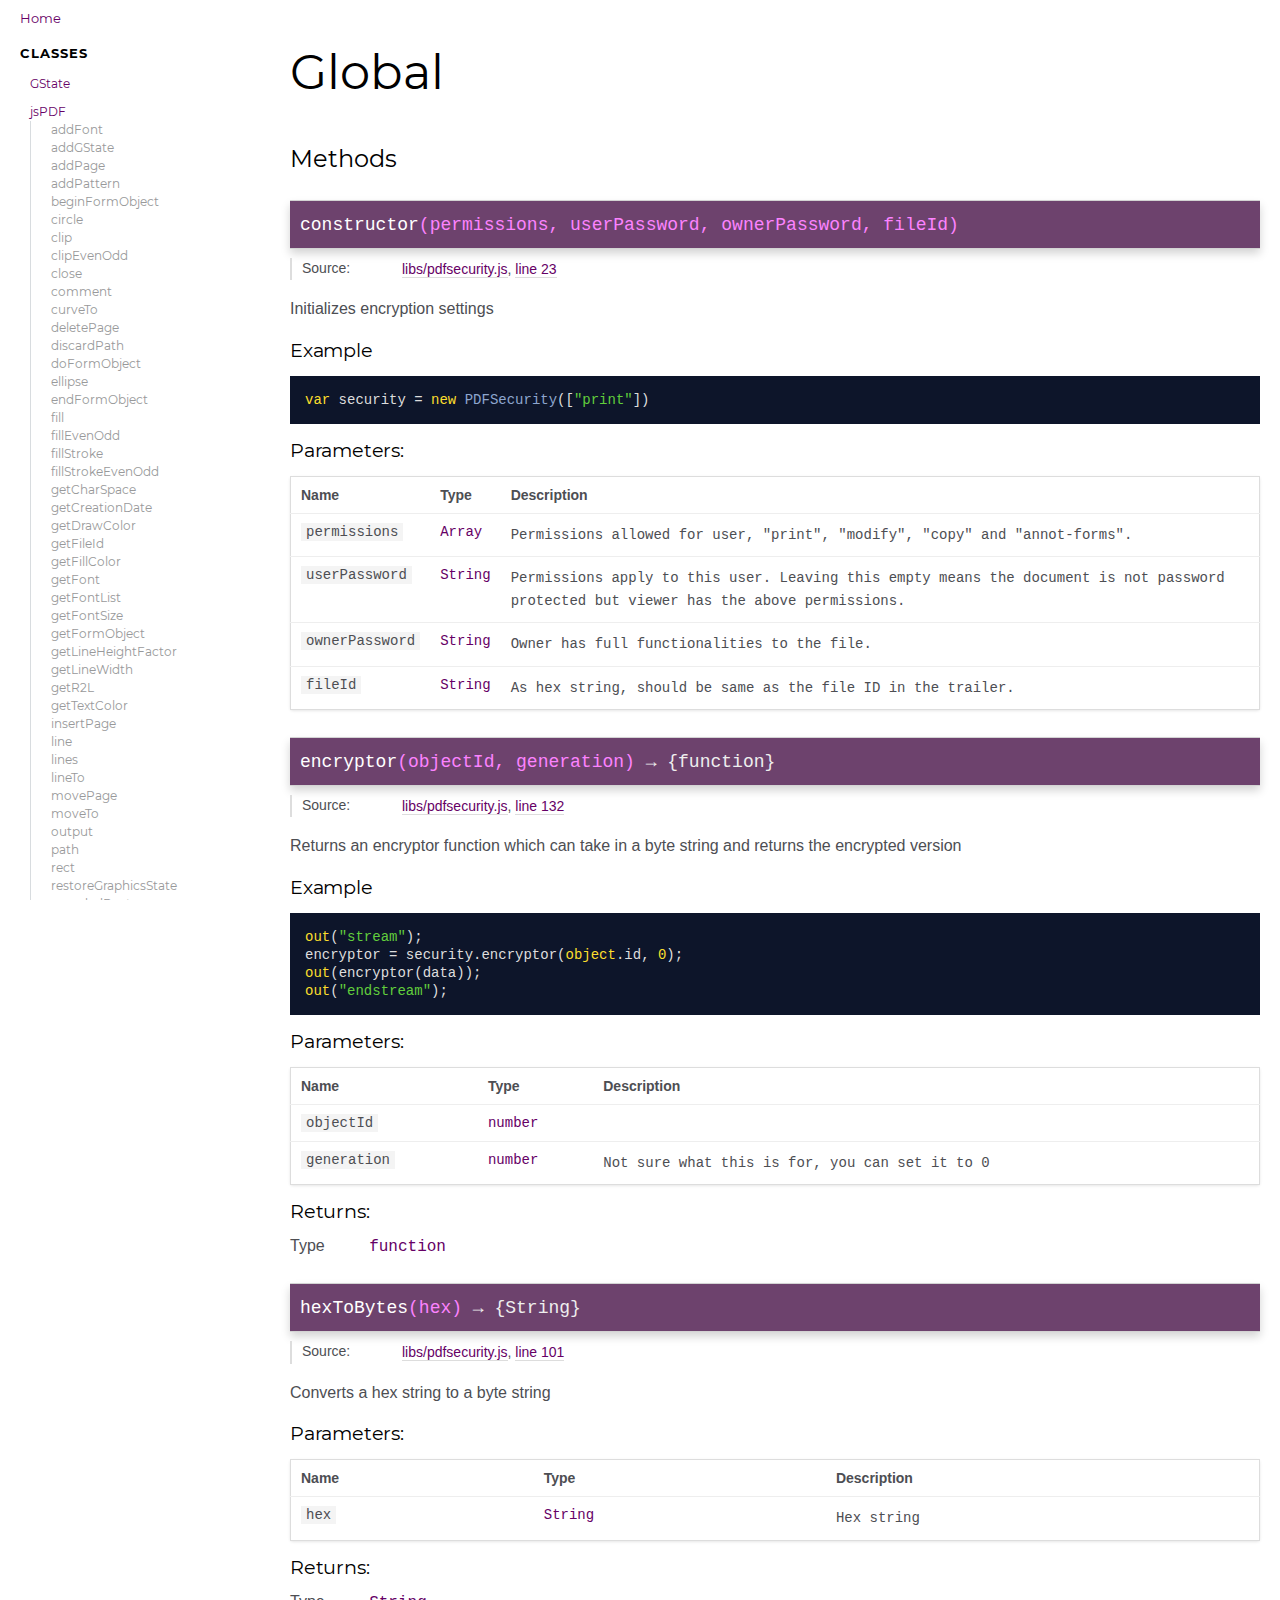
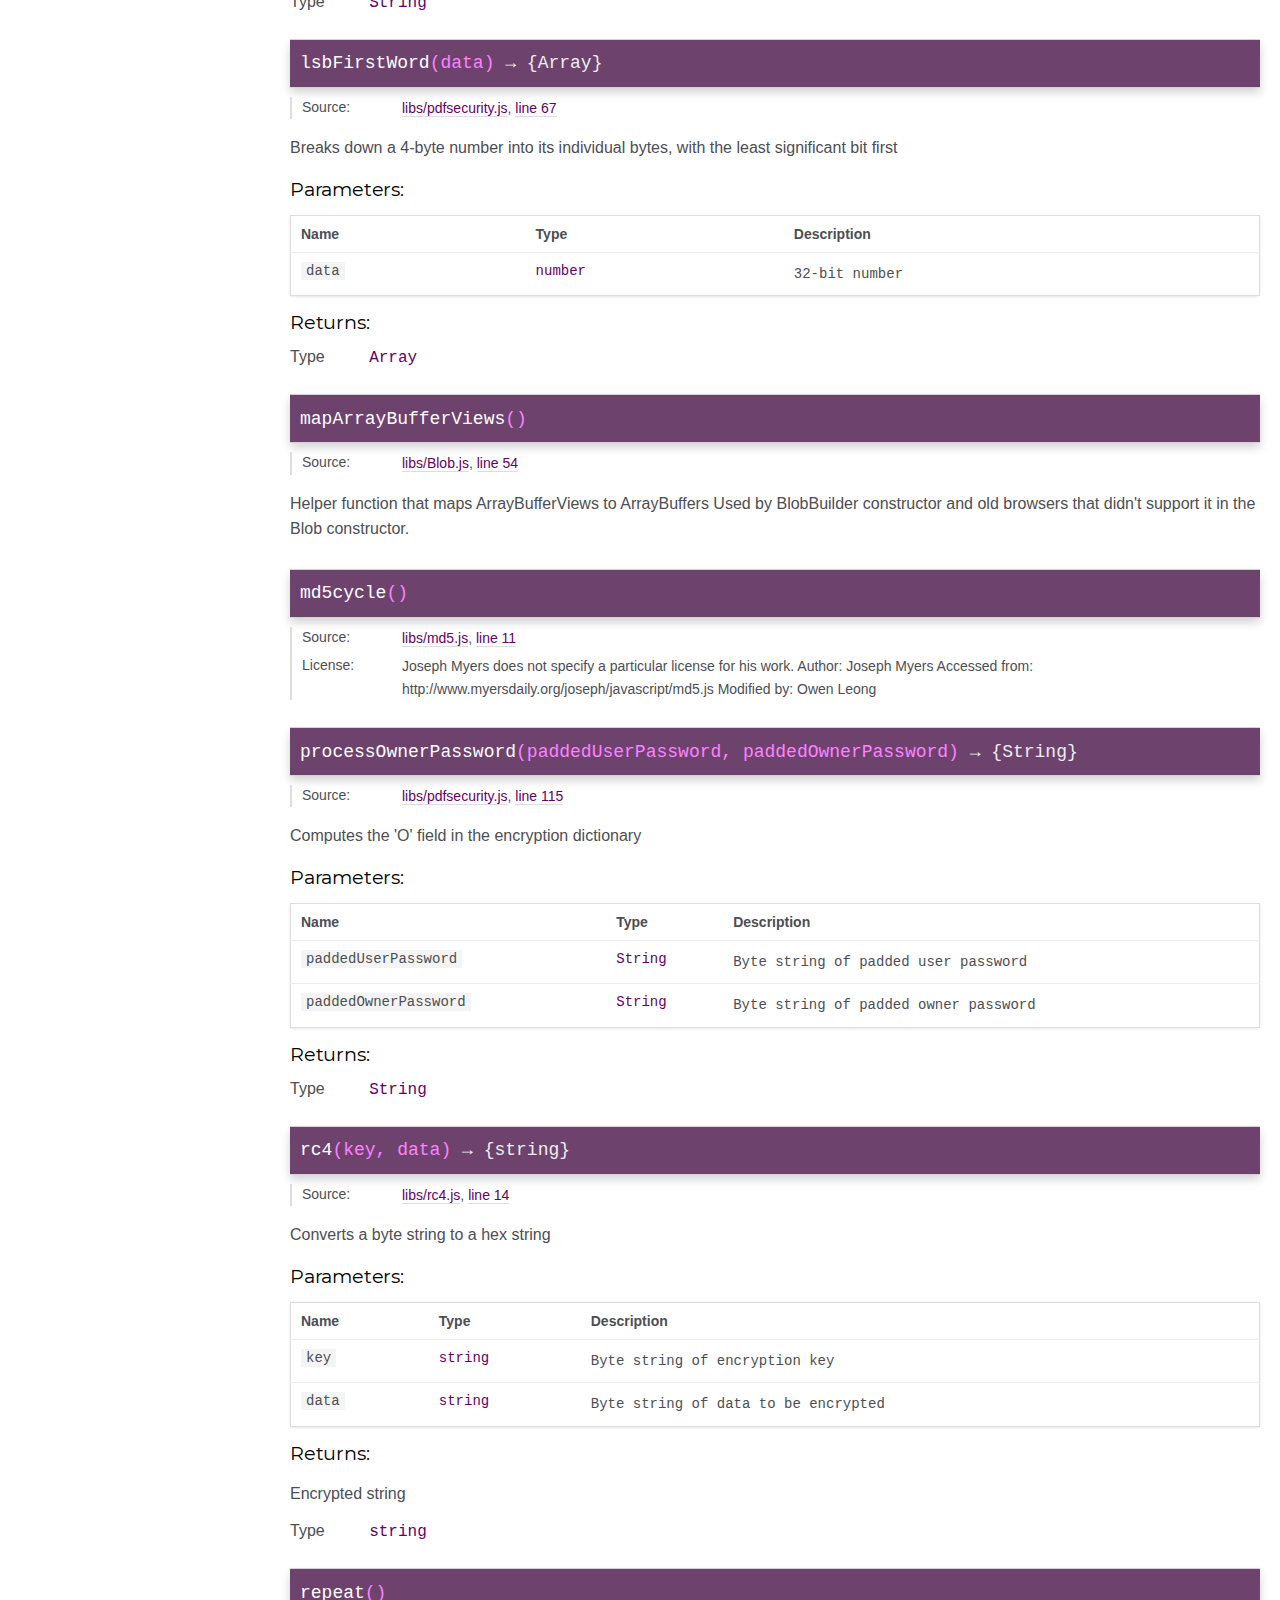
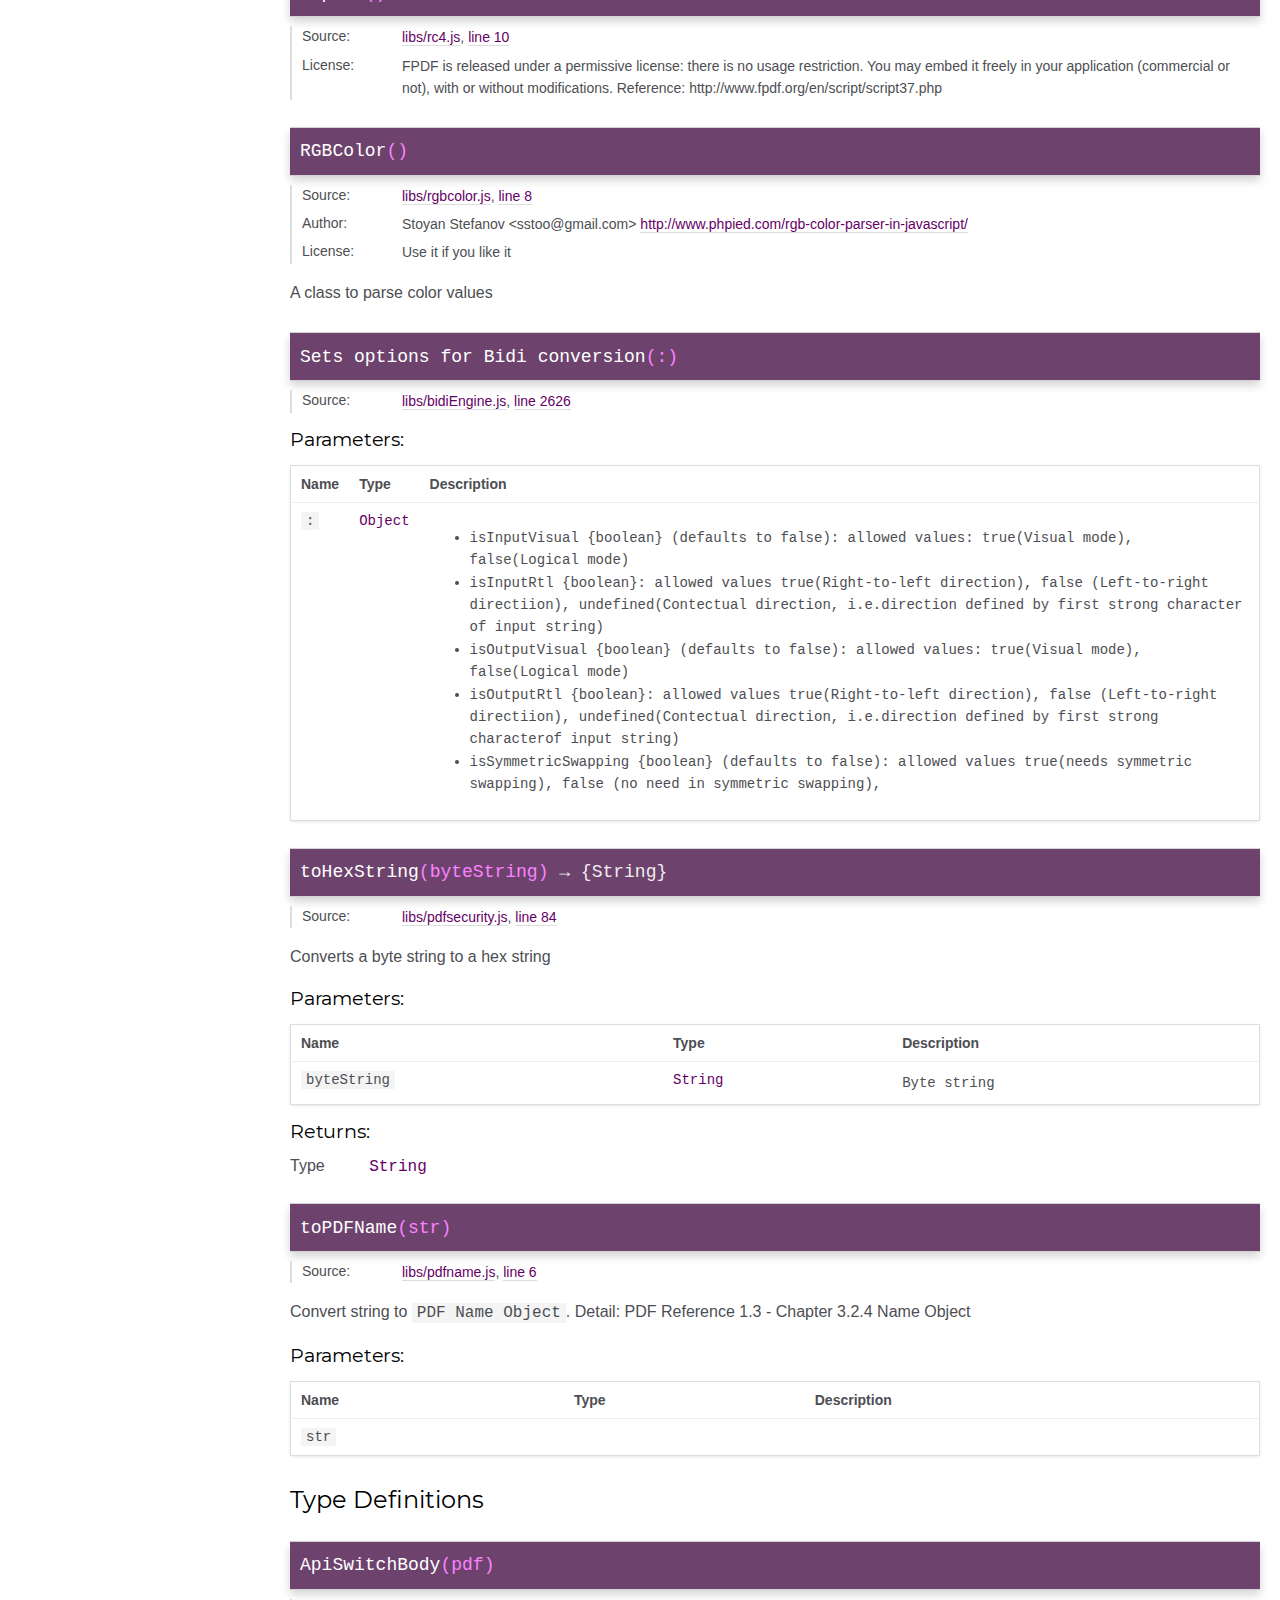
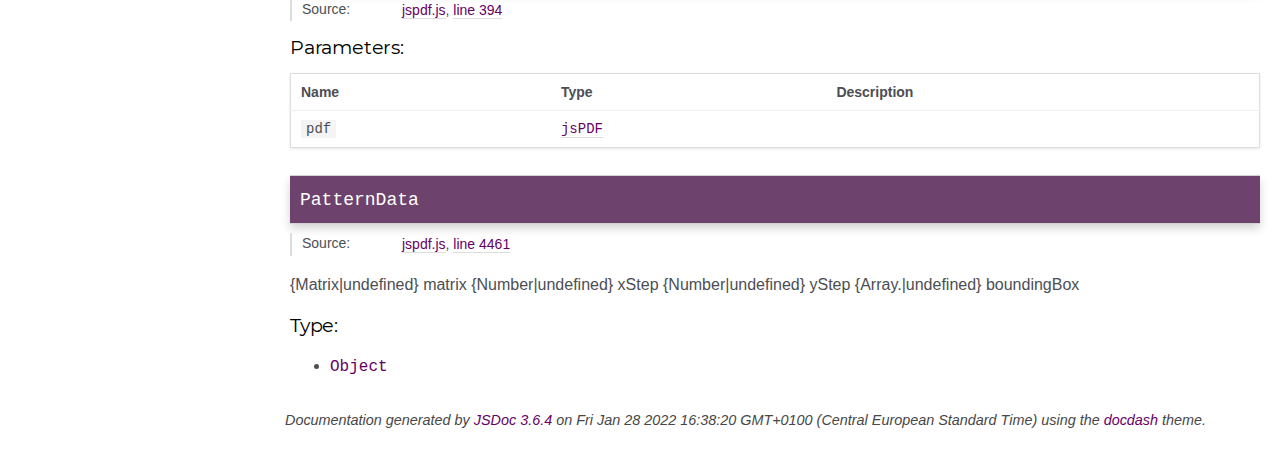
<file: General/js/JSPDF/jsPDF-master/docs/global.html>
<!DOCTYPE html>
<html lang="en">
<head>
    
    <meta charset="utf-8">
    <title>Global - Documentation</title>
    
    
    <script src="scripts/prettify/prettify.js"></script>
    <script src="scripts/prettify/lang-css.js"></script>
    <!--[if lt IE 9]>
      <script src="//html5shiv.googlecode.com/svn/trunk/html5.js"></script>
    <![endif]-->
    <link type="text/css" rel="stylesheet" href="styles/prettify.css">
    <link type="text/css" rel="stylesheet" href="styles/jsdoc.css">
    <script src="scripts/nav.js" defer></script>
    <meta name="viewport" content="width=device-width, initial-scale=1.0">
</head>
<body>

<input type="checkbox" id="nav-trigger" class="nav-trigger" />
<label for="nav-trigger" class="navicon-button x">
  <div class="navicon"></div>
</label>

<label for="nav-trigger" class="overlay"></label>

<nav >
    
    <h2><a href="index.html">Home</a></h2><h3>Classes</h3><ul><li><a href="GState.html">GState</a></li><li><a href="jsPDF.html">jsPDF</a><ul class='methods'><li data-type='method'><a href="jsPDF.html#addFont">addFont</a></li><li data-type='method'><a href="jsPDF.html#addGState">addGState</a></li><li data-type='method'><a href="jsPDF.html#addPage">addPage</a></li><li data-type='method'><a href="jsPDF.html#addPattern">addPattern</a></li><li data-type='method'><a href="jsPDF.html#beginFormObject">beginFormObject</a></li><li data-type='method'><a href="jsPDF.html#circle">circle</a></li><li data-type='method'><a href="jsPDF.html#clip">clip</a></li><li data-type='method'><a href="jsPDF.html#clipEvenOdd">clipEvenOdd</a></li><li data-type='method'><a href="jsPDF.html#close">close</a></li><li data-type='method'><a href="jsPDF.html#comment">comment</a></li><li data-type='method'><a href="jsPDF.html#curveTo">curveTo</a></li><li data-type='method'><a href="jsPDF.html#deletePage">deletePage</a></li><li data-type='method'><a href="jsPDF.html#discardPath">discardPath</a></li><li data-type='method'><a href="jsPDF.html#doFormObject">doFormObject</a></li><li data-type='method'><a href="jsPDF.html#ellipse">ellipse</a></li><li data-type='method'><a href="jsPDF.html#endFormObject">endFormObject</a></li><li data-type='method'><a href="jsPDF.html#fill">fill</a></li><li data-type='method'><a href="jsPDF.html#fillEvenOdd">fillEvenOdd</a></li><li data-type='method'><a href="jsPDF.html#fillStroke">fillStroke</a></li><li data-type='method'><a href="jsPDF.html#fillStrokeEvenOdd">fillStrokeEvenOdd</a></li><li data-type='method'><a href="jsPDF.html#getCharSpace">getCharSpace</a></li><li data-type='method'><a href="jsPDF.html#getCreationDate">getCreationDate</a></li><li data-type='method'><a href="jsPDF.html#getDrawColor">getDrawColor</a></li><li data-type='method'><a href="jsPDF.html#getFileId">getFileId</a></li><li data-type='method'><a href="jsPDF.html#getFillColor">getFillColor</a></li><li data-type='method'><a href="jsPDF.html#getFont">getFont</a></li><li data-type='method'><a href="jsPDF.html#getFontList">getFontList</a></li><li data-type='method'><a href="jsPDF.html#getFontSize">getFontSize</a></li><li data-type='method'><a href="jsPDF.html#getFormObject">getFormObject</a></li><li data-type='method'><a href="jsPDF.html#getLineHeightFactor">getLineHeightFactor</a></li><li data-type='method'><a href="jsPDF.html#getLineWidth">getLineWidth</a></li><li data-type='method'><a href="jsPDF.html#getR2L">getR2L</a></li><li data-type='method'><a href="jsPDF.html#getTextColor">getTextColor</a></li><li data-type='method'><a href="jsPDF.html#insertPage">insertPage</a></li><li data-type='method'><a href="jsPDF.html#line">line</a></li><li data-type='method'><a href="jsPDF.html#lines">lines</a></li><li data-type='method'><a href="jsPDF.html#lineTo">lineTo</a></li><li data-type='method'><a href="jsPDF.html#movePage">movePage</a></li><li data-type='method'><a href="jsPDF.html#moveTo">moveTo</a></li><li data-type='method'><a href="jsPDF.html#output">output</a></li><li data-type='method'><a href="jsPDF.html#path">path</a></li><li data-type='method'><a href="jsPDF.html#rect">rect</a></li><li data-type='method'><a href="jsPDF.html#restoreGraphicsState">restoreGraphicsState</a></li><li data-type='method'><a href="jsPDF.html#roundedRect">roundedRect</a></li><li data-type='method'><a href="jsPDF.html#save">save</a></li><li data-type='method'><a href="jsPDF.html#saveGraphicsState">saveGraphicsState</a></li><li data-type='method'><a href="jsPDF.html#setCharSpace">setCharSpace</a></li><li data-type='method'><a href="jsPDF.html#setCreationDate">setCreationDate</a></li><li data-type='method'><a href="jsPDF.html#setCurrentTransformationMatrix">setCurrentTransformationMatrix</a></li><li data-type='method'><a href="jsPDF.html#setDisplayMode">setDisplayMode</a></li><li data-type='method'><a href="jsPDF.html#setDocumentProperties">setDocumentProperties</a></li><li data-type='method'><a href="jsPDF.html#setDrawColor">setDrawColor</a></li><li data-type='method'><a href="jsPDF.html#setFileId">setFileId</a></li><li data-type='method'><a href="jsPDF.html#setFillColor">setFillColor</a></li><li data-type='method'><a href="jsPDF.html#setFont">setFont</a></li><li data-type='method'><a href="jsPDF.html#setFontSize">setFontSize</a></li><li data-type='method'><a href="jsPDF.html#setGState">setGState</a></li><li data-type='method'><a href="jsPDF.html#setLineCap">setLineCap</a></li><li data-type='method'><a href="jsPDF.html#setLineDashPattern">setLineDashPattern</a></li><li data-type='method'><a href="jsPDF.html#setLineHeightFactor">setLineHeightFactor</a></li><li data-type='method'><a href="jsPDF.html#setLineJoin">setLineJoin</a></li><li data-type='method'><a href="jsPDF.html#setLineMiterLimit">setLineMiterLimit</a></li><li data-type='method'><a href="jsPDF.html#setLineWidth">setLineWidth</a></li><li data-type='method'><a href="jsPDF.html#setPage">setPage</a></li><li data-type='method'><a href="jsPDF.html#setPrecision">setPrecision</a></li><li data-type='method'><a href="jsPDF.html#setR2L">setR2L</a></li><li data-type='method'><a href="jsPDF.html#setTextColor">setTextColor</a></li><li data-type='method'><a href="jsPDF.html#stroke">stroke</a></li><li data-type='method'><a href="jsPDF.html#text">text</a></li><li data-type='method'><a href="jsPDF.html#triangle">triangle</a></li><li data-type='method'><a href="jsPDF.html#~addGState">addGState</a></li><li data-type='method'><a href="jsPDF.html#~addPattern">addPattern</a></li><li data-type='method'><a href="jsPDF.html#~hasHotfix">hasHotfix</a></li><li data-type='method'><a href="jsPDF.html#~Point">Point</a></li><li data-type='method'><a href="jsPDF.html#~Rectangle">Rectangle</a></li><li data-type='method'><a href="jsPDF.html#~RenderTarget">RenderTarget</a></li></ul></li><li><a href="jsPDF-API.GState.html">GState</a></li><li><a href="jsPDF-API.ShadingPattern.html">ShadingPattern</a></li><li><a href="jsPDF-API.TilingPattern.html">TilingPattern</a></li><li><a href="Matrix.html">Matrix</a><ul class='methods'><li data-type='method'><a href="Matrix.html#applyToPoint">applyToPoint</a></li><li data-type='method'><a href="Matrix.html#applyToRectangle">applyToRectangle</a></li><li data-type='method'><a href="Matrix.html#clone">clone</a></li><li data-type='method'><a href="Matrix.html#decompose">decompose</a></li><li data-type='method'><a href="Matrix.html#inversed">inversed</a></li><li data-type='method'><a href="Matrix.html#join">join</a></li><li data-type='method'><a href="Matrix.html#multiply">multiply</a></li><li data-type='method'><a href="Matrix.html#toString">toString</a></li></ul></li><li><a href="module-AcroForm-AcroFormButton.html">AcroFormButton</a></li><li><a href="module-AcroForm-AcroFormCheckBox.html">AcroFormCheckBox</a></li><li><a href="module-AcroForm-AcroFormChoiceField.html">AcroFormChoiceField</a></li><li><a href="module-AcroForm-AcroFormComboBox.html">AcroFormComboBox</a><ul class='methods'><li data-type='method'><a href="module-AcroForm-AcroFormComboBox.html#addOption">addOption</a></li><li data-type='method'><a href="module-AcroForm-AcroFormComboBox.html#getOptions">getOptions</a></li><li data-type='method'><a href="module-AcroForm-AcroFormComboBox.html#removeOption">removeOption</a></li><li data-type='method'><a href="module-AcroForm-AcroFormComboBox.html#setOptions">setOptions</a></li></ul></li><li><a href="module-AcroForm-AcroFormEditBox.html">AcroFormEditBox</a><ul class='methods'><li data-type='method'><a href="module-AcroForm-AcroFormEditBox.html#addOption">addOption</a></li><li data-type='method'><a href="module-AcroForm-AcroFormEditBox.html#getOptions">getOptions</a></li><li data-type='method'><a href="module-AcroForm-AcroFormEditBox.html#removeOption">removeOption</a></li><li data-type='method'><a href="module-AcroForm-AcroFormEditBox.html#setOptions">setOptions</a></li></ul></li><li><a href="module-AcroForm-AcroFormField.html">AcroFormField</a></li><li><a href="module-AcroForm-AcroFormListBox.html">AcroFormListBox</a><ul class='methods'><li data-type='method'><a href="module-AcroForm-AcroFormListBox.html#addOption">addOption</a></li><li data-type='method'><a href="module-AcroForm-AcroFormListBox.html#getOptions">getOptions</a></li><li data-type='method'><a href="module-AcroForm-AcroFormListBox.html#removeOption">removeOption</a></li><li data-type='method'><a href="module-AcroForm-AcroFormListBox.html#setOptions">setOptions</a></li></ul></li><li><a href="module-AcroForm-AcroFormPasswordField.html">AcroFormPasswordField</a></li><li><a href="module-AcroForm-AcroFormPDFObject.html">AcroFormPDFObject</a></li><li><a href="module-AcroForm-AcroFormPushButton.html">AcroFormPushButton</a></li><li><a href="module-AcroForm-AcroFormRadioButton.html">AcroFormRadioButton</a></li><li><a href="module-AcroForm-AcroFormTextField.html">AcroFormTextField</a></li><li><a href="module-canvas-Canvas.html">Canvas</a></li></ul><h3>Modules</h3><ul><li><a href="module-AcroForm.html">AcroForm</a><ul class='methods'><li data-type='method'><a href="module-AcroForm.html#addField">addField</a></li><li data-type='method'><a href="module-AcroForm.html#~AcroFormDictionaryCallback">AcroFormDictionaryCallback</a></li><li data-type='method'><a href="module-AcroForm.html#~calculateFontSpace">calculateFontSpace</a></li><li data-type='method'><a href="module-AcroForm.html#~createAnnotationReference">createAnnotationReference</a></li><li data-type='method'><a href="module-AcroForm.html#~createFieldCallback">createFieldCallback</a></li></ul></li><li><a href="module-addImage.html">addImage</a><ul class='methods'><li data-type='method'><a href="module-addImage.html#~addImage">addImage</a></li><li data-type='method'><a href="module-addImage.html#~arrayBufferToBinaryString">arrayBufferToBinaryString</a></li><li data-type='method'><a href="module-addImage.html#~binaryStringToUint8Array">binaryStringToUint8Array</a></li><li data-type='method'><a href="module-addImage.html#~convertBase64ToBinaryString">convertBase64ToBinaryString</a></li><li data-type='method'><a href="module-addImage.html#~extractImageFromDataUrl">extractImageFromDataUrl</a></li><li data-type='method'><a href="module-addImage.html#~getImageFileTypeByImageData">getImageFileTypeByImageData</a></li><li data-type='method'><a href="module-addImage.html#~getImageProperties">getImageProperties</a></li><li data-type='method'><a href="module-addImage.html#~isArrayBuffer">isArrayBuffer</a></li><li data-type='method'><a href="module-addImage.html#~isArrayBufferView">isArrayBufferView</a></li><li data-type='method'><a href="module-addImage.html#~sHashCode">sHashCode</a></li><li data-type='method'><a href="module-addImage.html#~supportsArrayBuffer">supportsArrayBuffer</a></li><li data-type='method'><a href="module-addImage.html#~validateStringAsBase64">validateStringAsBase64</a></li></ul></li><li><a href="module-annotations.html">annotations</a><ul class='methods'><li data-type='method'><a href="module-annotations.html#~createAnnotation">createAnnotation</a></li><li data-type='method'><a href="module-annotations.html#~getTextWidth">getTextWidth</a></li><li data-type='method'><a href="module-annotations.html#~link">link</a></li><li data-type='method'><a href="module-annotations.html#~textWithLink">textWithLink</a></li></ul></li><li><a href="module-arabic.html">arabic</a><ul class='methods'><li data-type='method'><a href="module-arabic.html#~processArabic">processArabic</a></li></ul></li><li><a href="module-autoprint.html">autoprint</a><ul class='methods'><li data-type='method'><a href="module-autoprint.html#~autoPrint">autoPrint</a></li></ul></li><li><a href="module-bmp_support.html">bmp_support</a></li><li><a href="module-canvas.html">canvas</a><ul class='methods'><li data-type='method'><a href="module-canvas.html#~getContext">getContext</a></li><li data-type='method'><a href="module-canvas.html#~toDataURL">toDataURL</a></li></ul></li><li><a href="module-cell.html">cell</a><ul class='methods'><li data-type='method'><a href="module-cell.html#~cell">cell</a></li><li data-type='method'><a href="module-cell.html#~cellAddPage">cellAddPage</a></li><li data-type='method'><a href="module-cell.html#~getTextDimensions">getTextDimensions</a></li><li data-type='method'><a href="module-cell.html#~printHeaderRow">printHeaderRow</a></li><li data-type='method'><a href="module-cell.html#~setHeaderFunction">setHeaderFunction</a></li><li data-type='method'><a href="module-cell.html#~setTableHeaderRow">setTableHeaderRow</a></li><li data-type='method'><a href="module-cell.html#~table">table</a></li></ul></li><li><a href="module-context2d.html">context2d</a><ul class='methods'><li data-type='method'><a href="module-context2d.html#~arc">arc</a></li><li data-type='method'><a href="module-context2d.html#~arcTo">arcTo</a></li><li data-type='method'><a href="module-context2d.html#~beginPath">beginPath</a></li><li data-type='method'><a href="module-context2d.html#~bezierCurveTo">bezierCurveTo</a></li><li data-type='method'><a href="module-context2d.html#~clearRect">clearRect</a></li><li data-type='method'><a href="module-context2d.html#~clip">clip</a></li><li data-type='method'><a href="module-context2d.html#~closePath">closePath</a></li><li data-type='method'><a href="module-context2d.html#~createArc">createArc</a></li><li data-type='method'><a href="module-context2d.html#~fillRect">fillRect</a></li><li data-type='method'><a href="module-context2d.html#~fillText">fillText</a></li><li data-type='method'><a href="module-context2d.html#~getLineDash">getLineDash</a></li><li data-type='method'><a href="module-context2d.html#~lineTo">lineTo</a></li><li data-type='method'><a href="module-context2d.html#~measureText">measureText</a></li><li data-type='method'><a href="module-context2d.html#~moveTo">moveTo</a></li><li data-type='method'><a href="module-context2d.html#~quadraticCurveTo">quadraticCurveTo</a></li><li data-type='method'><a href="module-context2d.html#~rect">rect</a></li><li data-type='method'><a href="module-context2d.html#~restore">restore</a></li><li data-type='method'><a href="module-context2d.html#~rotate">rotate</a></li><li data-type='method'><a href="module-context2d.html#~save">save</a></li><li data-type='method'><a href="module-context2d.html#~scale">scale</a></li><li data-type='method'><a href="module-context2d.html#~setLineDash">setLineDash</a></li><li data-type='method'><a href="module-context2d.html#~setTransform">setTransform</a></li><li data-type='method'><a href="module-context2d.html#~stroke">stroke</a></li><li data-type='method'><a href="module-context2d.html#~strokeRect">strokeRect</a></li><li data-type='method'><a href="module-context2d.html#~strokeText">strokeText</a></li><li data-type='method'><a href="module-context2d.html#~toDataURL">toDataURL</a></li><li data-type='method'><a href="module-context2d.html#~transform">transform</a></li><li data-type='method'><a href="module-context2d.html#~translate">translate</a></li></ul></li><li><a href="module-fileloading.html">fileloading</a><ul class='methods'><li data-type='method'><a href="module-fileloading.html#~loadFile">loadFile</a></li><li data-type='method'><a href="module-fileloading.html#~loadImageFile">loadImageFile</a></li></ul></li><li><a href="module-gif_support.html">gif_support</a></li><li><a href="module-html.html">html</a><ul class='methods'><li data-type='method'><a href="module-html.html#~html">html</a></li></ul></li><li><a href="module-javascript.html">javascript</a><ul class='methods'><li data-type='method'><a href="module-javascript.html#~addJS">addJS</a></li></ul></li><li><a href="module-jpeg_support.html">jpeg_support</a></li><li><a href="module-outline.html">outline</a></li><li><a href="module-png_support.html">png_support</a></li><li><a href="module-rgba_support.html">rgba_support</a></li><li><a href="module-setLanguage.html">setLanguage</a><ul class='methods'><li data-type='method'><a href="module-setLanguage.html#~setLanguage">setLanguage</a></li></ul></li><li><a href="module-split_text_to_size.html">split_text_to_size</a><ul class='methods'><li data-type='method'><a href="module-split_text_to_size.html#~getCharWidthsArray">getCharWidthsArray</a></li><li data-type='method'><a href="module-split_text_to_size.html#~getStringUnitWidth">getStringUnitWidth</a></li><li data-type='method'><a href="module-split_text_to_size.html#~splitTextToSize">splitTextToSize</a></li></ul></li><li><a href="module-standard_fonts_metrics.html">standard_fonts_metrics</a></li><li><a href="module-svg.html">svg</a><ul class='methods'><li data-type='method'><a href="module-svg.html#~addSvgAsImage">addSvgAsImage</a></li></ul></li><li><a href="module-total_pages.html">total_pages</a><ul class='methods'><li data-type='method'><a href="module-total_pages.html#~putTotalPages">putTotalPages</a></li></ul></li><li><a href="module-ttfsupport.html">ttfsupport</a></li><li><a href="module-utf8.html">utf8</a></li><li><a href="module-vFS.html">vFS</a><ul class='methods'><li data-type='method'><a href="module-vFS.html#~addFileToVFS">addFileToVFS</a></li><li data-type='method'><a href="module-vFS.html#~existsFileInVFS">existsFileInVFS</a></li><li data-type='method'><a href="module-vFS.html#~getFileFromVFS">getFileFromVFS</a></li></ul></li><li><a href="module-viewerpreferences.html">viewerpreferences</a><ul class='methods'><li data-type='method'><a href="module-viewerpreferences.html#~viewerPreferences">viewerPreferences</a></li></ul></li><li><a href="module-webp_support.html">webp_support</a></li><li><a href="module-xmp_metadata.html">xmp_metadata</a><ul class='methods'><li data-type='method'><a href="module-xmp_metadata.html#~addMetadata">addMetadata</a></li></ul></li></ul><h3>Global</h3><ul><li><a href="global.html#constructor">constructor</a></li><li><a href="global.html#encryptor">encryptor</a></li><li><a href="global.html#hexToBytes">hexToBytes</a></li><li><a href="global.html#lsbFirstWord">lsbFirstWord</a></li><li><a href="global.html#mapArrayBufferViews">mapArrayBufferViews</a></li><li><a href="global.html#md5cycle">md5cycle</a></li><li><a href="global.html#processOwnerPassword">processOwnerPassword</a></li><li><a href="global.html#rc4">rc4</a></li><li><a href="global.html#repeat">repeat</a></li><li><a href="global.html#RGBColor">RGBColor</a></li><li><a href="global.html#SetsoptionsforBidiconversion">Sets options for Bidi conversion</a></li><li><a href="global.html#toHexString">toHexString</a></li><li><a href="global.html#toPDFName">toPDFName</a></li></ul>
</nav>

<div id="main">
    
    <h1 class="page-title">Global</h1>
    

    




<section>

<header>
    
        <h2>
        
        </h2>
        
    
</header>

<article>
    
        <div class="container-overview">
        
            

<dl class="details">

    

    

    

    

    

    

    

    

    

    

    

    

    

    

    

    
</dl>




            

            
        
        </div>
    

    

    

    
    
    

     

    

    

    
        <h3 class="subsection-title">Methods</h3>

        
            

    

    <h4 class="name" id="constructor"><span class="type-signature"></span>constructor<span class="signature">(permissions, userPassword, ownerPassword, fileId)</span><span class="type-signature"></span></h4>

    




<dl class="details">

    
    <dt class="tag-source">Source:</dt>
    <dd class="tag-source"><ul class="dummy"><li>
        <a href="libs_pdfsecurity.js.html">libs/pdfsecurity.js</a>, <a href="libs_pdfsecurity.js.html#line23">line 23</a>
    </li></ul></dd>
    

    

    

    

    

    

    

    

    

    

    

    

    

    

    

    
</dl>





<div class="description usertext">
    <p>Initializes encryption settings</p>
</div>









    <h5>Example</h5>
    
    <pre class="prettyprint"><code>var security = new PDFSecurity(["print"])</code></pre>




    <h5>Parameters:</h5>
    

<table class="params">
    <thead>
    <tr>
        
        <th>Name</th>
        

        <th>Type</th>

        

        

        <th class="last">Description</th>
    </tr>
    </thead>

    <tbody>
    

        <tr>
            
                <td class="name"><code>permissions</code></td>
            

            <td class="type">
            
                
<span class="param-type">Array</span>


            
            </td>

            

            

            <td class="description last"><p>Permissions allowed for user, &quot;print&quot;, &quot;modify&quot;, &quot;copy&quot; and &quot;annot-forms&quot;.</p></td>
        </tr>

    

        <tr>
            
                <td class="name"><code>userPassword</code></td>
            

            <td class="type">
            
                
<span class="param-type">String</span>


            
            </td>

            

            

            <td class="description last"><p>Permissions apply to this user. Leaving this empty means the document
is not password protected but viewer has the above permissions.</p></td>
        </tr>

    

        <tr>
            
                <td class="name"><code>ownerPassword</code></td>
            

            <td class="type">
            
                
<span class="param-type">String</span>


            
            </td>

            

            

            <td class="description last"><p>Owner has full functionalities to the file.</p></td>
        </tr>

    

        <tr>
            
                <td class="name"><code>fileId</code></td>
            

            <td class="type">
            
                
<span class="param-type">String</span>


            
            </td>

            

            

            <td class="description last"><p>As hex string, should be same as the file ID in the trailer.</p></td>
        </tr>

    
    </tbody>
</table>



















        
            

    

    <h4 class="name" id="encryptor"><span class="type-signature"></span>encryptor<span class="signature">(objectId, generation)</span><span class="type-signature"> &rarr; {function}</span></h4>

    




<dl class="details">

    
    <dt class="tag-source">Source:</dt>
    <dd class="tag-source"><ul class="dummy"><li>
        <a href="libs_pdfsecurity.js.html">libs/pdfsecurity.js</a>, <a href="libs_pdfsecurity.js.html#line132">line 132</a>
    </li></ul></dd>
    

    

    

    

    

    

    

    

    

    

    

    

    

    

    

    
</dl>





<div class="description usertext">
    <p>Returns an encryptor function which can take in a byte string and returns the encrypted version</p>
</div>









    <h5>Example</h5>
    
    <pre class="prettyprint"><code>out("stream");encryptor = security.encryptor(object.id, 0);out(encryptor(data));out("endstream");</code></pre>




    <h5>Parameters:</h5>
    

<table class="params">
    <thead>
    <tr>
        
        <th>Name</th>
        

        <th>Type</th>

        

        

        <th class="last">Description</th>
    </tr>
    </thead>

    <tbody>
    

        <tr>
            
                <td class="name"><code>objectId</code></td>
            

            <td class="type">
            
                
<span class="param-type">number</span>


            
            </td>

            

            

            <td class="description last"></td>
        </tr>

    

        <tr>
            
                <td class="name"><code>generation</code></td>
            

            <td class="type">
            
                
<span class="param-type">number</span>


            
            </td>

            

            

            <td class="description last"><p>Not sure what this is for, you can set it to 0</p></td>
        </tr>

    
    </tbody>
</table>
















<h5>Returns:</h5>

        


<dl class="param-type">
    <dt>
        Type
    </dt>
    <dd>
        
<span class="param-type">function</span>


    </dd>
</dl>

    



        
            

    

    <h4 class="name" id="hexToBytes"><span class="type-signature"></span>hexToBytes<span class="signature">(hex)</span><span class="type-signature"> &rarr; {String}</span></h4>

    




<dl class="details">

    
    <dt class="tag-source">Source:</dt>
    <dd class="tag-source"><ul class="dummy"><li>
        <a href="libs_pdfsecurity.js.html">libs/pdfsecurity.js</a>, <a href="libs_pdfsecurity.js.html#line101">line 101</a>
    </li></ul></dd>
    

    

    

    

    

    

    

    

    

    

    

    

    

    

    

    
</dl>





<div class="description usertext">
    <p>Converts a hex string to a byte string</p>
</div>











    <h5>Parameters:</h5>
    

<table class="params">
    <thead>
    <tr>
        
        <th>Name</th>
        

        <th>Type</th>

        

        

        <th class="last">Description</th>
    </tr>
    </thead>

    <tbody>
    

        <tr>
            
                <td class="name"><code>hex</code></td>
            

            <td class="type">
            
                
<span class="param-type">String</span>


            
            </td>

            

            

            <td class="description last"><p>Hex string</p></td>
        </tr>

    
    </tbody>
</table>
















<h5>Returns:</h5>

        


<dl class="param-type">
    <dt>
        Type
    </dt>
    <dd>
        
<span class="param-type">String</span>


    </dd>
</dl>

    



        
            

    

    <h4 class="name" id="lsbFirstWord"><span class="type-signature"></span>lsbFirstWord<span class="signature">(data)</span><span class="type-signature"> &rarr; {Array}</span></h4>

    




<dl class="details">

    
    <dt class="tag-source">Source:</dt>
    <dd class="tag-source"><ul class="dummy"><li>
        <a href="libs_pdfsecurity.js.html">libs/pdfsecurity.js</a>, <a href="libs_pdfsecurity.js.html#line67">line 67</a>
    </li></ul></dd>
    

    

    

    

    

    

    

    

    

    

    

    

    

    

    

    
</dl>





<div class="description usertext">
    <p>Breaks down a 4-byte number into its individual bytes, with the least significant bit first</p>
</div>











    <h5>Parameters:</h5>
    

<table class="params">
    <thead>
    <tr>
        
        <th>Name</th>
        

        <th>Type</th>

        

        

        <th class="last">Description</th>
    </tr>
    </thead>

    <tbody>
    

        <tr>
            
                <td class="name"><code>data</code></td>
            

            <td class="type">
            
                
<span class="param-type">number</span>


            
            </td>

            

            

            <td class="description last"><p>32-bit number</p></td>
        </tr>

    
    </tbody>
</table>
















<h5>Returns:</h5>

        


<dl class="param-type">
    <dt>
        Type
    </dt>
    <dd>
        
<span class="param-type">Array</span>


    </dd>
</dl>

    



        
            

    

    <h4 class="name" id="mapArrayBufferViews"><span class="type-signature"></span>mapArrayBufferViews<span class="signature">()</span><span class="type-signature"></span></h4>

    




<dl class="details">

    
    <dt class="tag-source">Source:</dt>
    <dd class="tag-source"><ul class="dummy"><li>
        <a href="libs_Blob.js.html">libs/Blob.js</a>, <a href="libs_Blob.js.html#line54">line 54</a>
    </li></ul></dd>
    

    

    

    

    

    

    

    

    

    

    

    

    

    

    

    
</dl>





<div class="description usertext">
    <p>Helper function that maps ArrayBufferViews to ArrayBuffers
Used by BlobBuilder constructor and old browsers that didn't
support it in the Blob constructor.</p>
</div>




























        
            

    

    <h4 class="name" id="md5cycle"><span class="type-signature"></span>md5cycle<span class="signature">()</span><span class="type-signature"></span></h4>

    




<dl class="details">

    
    <dt class="tag-source">Source:</dt>
    <dd class="tag-source"><ul class="dummy"><li>
        <a href="libs_md5.js.html">libs/md5.js</a>, <a href="libs_md5.js.html#line11">line 11</a>
    </li></ul></dd>
    

    

    

    

    

    

    

    

    

    

    

    
    <dt class="tag-license">License:</dt>
    <dd class="tag-license"><ul class="dummy"><li>Joseph Myers does not specify a particular license for his work.

Author: Joseph Myers
Accessed from: http://www.myersdaily.org/joseph/javascript/md5.js

Modified by: Owen Leong</li></ul></dd>
    

    

    

    

    
</dl>
































        
            

    

    <h4 class="name" id="processOwnerPassword"><span class="type-signature"></span>processOwnerPassword<span class="signature">(paddedUserPassword, paddedOwnerPassword)</span><span class="type-signature"> &rarr; {String}</span></h4>

    




<dl class="details">

    
    <dt class="tag-source">Source:</dt>
    <dd class="tag-source"><ul class="dummy"><li>
        <a href="libs_pdfsecurity.js.html">libs/pdfsecurity.js</a>, <a href="libs_pdfsecurity.js.html#line115">line 115</a>
    </li></ul></dd>
    

    

    

    

    

    

    

    

    

    

    

    

    

    

    

    
</dl>





<div class="description usertext">
    <p>Computes the 'O' field in the encryption dictionary</p>
</div>











    <h5>Parameters:</h5>
    

<table class="params">
    <thead>
    <tr>
        
        <th>Name</th>
        

        <th>Type</th>

        

        

        <th class="last">Description</th>
    </tr>
    </thead>

    <tbody>
    

        <tr>
            
                <td class="name"><code>paddedUserPassword</code></td>
            

            <td class="type">
            
                
<span class="param-type">String</span>


            
            </td>

            

            

            <td class="description last"><p>Byte string of padded user password</p></td>
        </tr>

    

        <tr>
            
                <td class="name"><code>paddedOwnerPassword</code></td>
            

            <td class="type">
            
                
<span class="param-type">String</span>


            
            </td>

            

            

            <td class="description last"><p>Byte string of padded owner password</p></td>
        </tr>

    
    </tbody>
</table>
















<h5>Returns:</h5>

        


<dl class="param-type">
    <dt>
        Type
    </dt>
    <dd>
        
<span class="param-type">String</span>


    </dd>
</dl>

    



        
            

    

    <h4 class="name" id="rc4"><span class="type-signature"></span>rc4<span class="signature">(key, data)</span><span class="type-signature"> &rarr; {string}</span></h4>

    




<dl class="details">

    
    <dt class="tag-source">Source:</dt>
    <dd class="tag-source"><ul class="dummy"><li>
        <a href="libs_rc4.js.html">libs/rc4.js</a>, <a href="libs_rc4.js.html#line14">line 14</a>
    </li></ul></dd>
    

    

    

    

    

    

    

    

    

    

    

    

    

    

    

    
</dl>





<div class="description usertext">
    <p>Converts a byte string to a hex string</p>
</div>











    <h5>Parameters:</h5>
    

<table class="params">
    <thead>
    <tr>
        
        <th>Name</th>
        

        <th>Type</th>

        

        

        <th class="last">Description</th>
    </tr>
    </thead>

    <tbody>
    

        <tr>
            
                <td class="name"><code>key</code></td>
            

            <td class="type">
            
                
<span class="param-type">string</span>


            
            </td>

            

            

            <td class="description last"><p>Byte string of encryption key</p></td>
        </tr>

    

        <tr>
            
                <td class="name"><code>data</code></td>
            

            <td class="type">
            
                
<span class="param-type">string</span>


            
            </td>

            

            

            <td class="description last"><p>Byte string of data to be encrypted</p></td>
        </tr>

    
    </tbody>
</table>
















<h5>Returns:</h5>

        
<div class="param-desc">
    <p>Encrypted string</p>
</div>



<dl class="param-type">
    <dt>
        Type
    </dt>
    <dd>
        
<span class="param-type">string</span>


    </dd>
</dl>

    



        
            

    

    <h4 class="name" id="repeat"><span class="type-signature"></span>repeat<span class="signature">()</span><span class="type-signature"></span></h4>

    




<dl class="details">

    
    <dt class="tag-source">Source:</dt>
    <dd class="tag-source"><ul class="dummy"><li>
        <a href="libs_rc4.js.html">libs/rc4.js</a>, <a href="libs_rc4.js.html#line10">line 10</a>
    </li></ul></dd>
    

    

    

    

    

    

    

    

    

    

    

    
    <dt class="tag-license">License:</dt>
    <dd class="tag-license"><ul class="dummy"><li>FPDF is released under a permissive license: there is no usage restriction.You may embed it freely in your application (commercial or not), with orwithout modifications.Reference: http://www.fpdf.org/en/script/script37.php</li></ul></dd>
    

    

    

    

    
</dl>
































        
            

    

    <h4 class="name" id="RGBColor"><span class="type-signature"></span>RGBColor<span class="signature">()</span><span class="type-signature"></span></h4>

    




<dl class="details">

    
    <dt class="tag-source">Source:</dt>
    <dd class="tag-source"><ul class="dummy"><li>
        <a href="libs_rgbcolor.js.html">libs/rgbcolor.js</a>, <a href="libs_rgbcolor.js.html#line8">line 8</a>
    </li></ul></dd>
    

    

    

    

    

    

    

    

    

    
    <dt class="tag-author">Author:</dt>
    <dd class="tag-author">
        <ul>
            <li>Stoyan Stefanov &lt;sstoo@gmail.com>
<a href="http://www.phpied.com/rgb-color-parser-in-javascript/">http://www.phpied.com/rgb-color-parser-in-javascript/</a></li>
        </ul>
    </dd>
    

    

    
    <dt class="tag-license">License:</dt>
    <dd class="tag-license"><ul class="dummy"><li>Use it if you like it</li></ul></dd>
    

    

    

    

    
</dl>





<div class="description usertext">
    <p>A class to parse color values</p>
</div>




























        
            

    

    <h4 class="name" id="SetsoptionsforBidiconversion"><span class="type-signature"></span>Sets options for Bidi conversion<span class="signature">(:)</span><span class="type-signature"></span></h4>

    




<dl class="details">

    
    <dt class="tag-source">Source:</dt>
    <dd class="tag-source"><ul class="dummy"><li>
        <a href="libs_bidiEngine.js.html">libs/bidiEngine.js</a>, <a href="libs_bidiEngine.js.html#line2626">line 2626</a>
    </li></ul></dd>
    

    

    

    

    

    

    

    

    

    

    

    

    

    

    

    
</dl>















    <h5>Parameters:</h5>
    

<table class="params">
    <thead>
    <tr>
        
        <th>Name</th>
        

        <th>Type</th>

        

        

        <th class="last">Description</th>
    </tr>
    </thead>

    <tbody>
    

        <tr>
            
                <td class="name"><code>:</code></td>
            

            <td class="type">
            
                
<span class="param-type">Object</span>


            
            </td>

            

            

            <td class="description last"><ul>
<li>isInputVisual {boolean} (defaults to false): allowed values: true(Visual mode), false(Logical mode)</li>
<li>isInputRtl {boolean}: allowed values true(Right-to-left direction), false (Left-to-right directiion), undefined(Contectual direction, i.e.direction defined by first strong character of input string)</li>
<li>isOutputVisual {boolean} (defaults to false): allowed values: true(Visual mode), false(Logical mode)</li>
<li>isOutputRtl {boolean}: allowed values true(Right-to-left direction), false (Left-to-right directiion), undefined(Contectual direction, i.e.direction defined by first strong characterof input string)</li>
<li>isSymmetricSwapping {boolean} (defaults to false): allowed values true(needs symmetric swapping), false (no need in symmetric swapping),</li>
</ul></td>
        </tr>

    
    </tbody>
</table>



















        
            

    

    <h4 class="name" id="toHexString"><span class="type-signature"></span>toHexString<span class="signature">(byteString)</span><span class="type-signature"> &rarr; {String}</span></h4>

    




<dl class="details">

    
    <dt class="tag-source">Source:</dt>
    <dd class="tag-source"><ul class="dummy"><li>
        <a href="libs_pdfsecurity.js.html">libs/pdfsecurity.js</a>, <a href="libs_pdfsecurity.js.html#line84">line 84</a>
    </li></ul></dd>
    

    

    

    

    

    

    

    

    

    

    

    

    

    

    

    
</dl>





<div class="description usertext">
    <p>Converts a byte string to a hex string</p>
</div>











    <h5>Parameters:</h5>
    

<table class="params">
    <thead>
    <tr>
        
        <th>Name</th>
        

        <th>Type</th>

        

        

        <th class="last">Description</th>
    </tr>
    </thead>

    <tbody>
    

        <tr>
            
                <td class="name"><code>byteString</code></td>
            

            <td class="type">
            
                
<span class="param-type">String</span>


            
            </td>

            

            

            <td class="description last"><p>Byte string</p></td>
        </tr>

    
    </tbody>
</table>
















<h5>Returns:</h5>

        


<dl class="param-type">
    <dt>
        Type
    </dt>
    <dd>
        
<span class="param-type">String</span>


    </dd>
</dl>

    



        
            

    

    <h4 class="name" id="toPDFName"><span class="type-signature"></span>toPDFName<span class="signature">(str)</span><span class="type-signature"></span></h4>

    




<dl class="details">

    
    <dt class="tag-source">Source:</dt>
    <dd class="tag-source"><ul class="dummy"><li>
        <a href="libs_pdfname.js.html">libs/pdfname.js</a>, <a href="libs_pdfname.js.html#line6">line 6</a>
    </li></ul></dd>
    

    

    

    

    

    

    

    

    

    

    

    

    

    

    

    
</dl>





<div class="description usertext">
    <p>Convert string to <code>PDF Name Object</code>.
Detail: PDF Reference 1.3 - Chapter 3.2.4 Name Object</p>
</div>











    <h5>Parameters:</h5>
    

<table class="params">
    <thead>
    <tr>
        
        <th>Name</th>
        

        <th>Type</th>

        

        

        <th class="last">Description</th>
    </tr>
    </thead>

    <tbody>
    

        <tr>
            
                <td class="name"><code>str</code></td>
            

            <td class="type">
            
            </td>

            

            

            <td class="description last"></td>
        </tr>

    
    </tbody>
</table>



















        
    

    
        <h3 class="subsection-title">Type Definitions</h3>

        
                

    

    <h4 class="name" id="ApiSwitchBody"><span class="type-signature"></span>ApiSwitchBody<span class="signature">(pdf)</span><span class="type-signature"></span></h4>

    




<dl class="details">

    
    <dt class="tag-source">Source:</dt>
    <dd class="tag-source"><ul class="dummy"><li>
        <a href="jspdf.js.html">jspdf.js</a>, <a href="jspdf.js.html#line394">line 394</a>
    </li></ul></dd>
    

    

    

    

    

    

    

    

    

    

    

    

    

    

    

    
</dl>















    <h5>Parameters:</h5>
    

<table class="params">
    <thead>
    <tr>
        
        <th>Name</th>
        

        <th>Type</th>

        

        

        <th class="last">Description</th>
    </tr>
    </thead>

    <tbody>
    

        <tr>
            
                <td class="name"><code>pdf</code></td>
            

            <td class="type">
            
                
<span class="param-type"><a href="jsPDF.html">jsPDF</a></span>


            
            </td>

            

            

            <td class="description last"></td>
        </tr>

    
    </tbody>
</table>



















            
                
<h4 class="name" id="PatternData">PatternData</h4>





<dl class="details">

    
    <dt class="tag-source">Source:</dt>
    <dd class="tag-source"><ul class="dummy"><li>
        <a href="jspdf.js.html">jspdf.js</a>, <a href="jspdf.js.html#line4461">line 4461</a>
    </li></ul></dd>
    

    

    

    

    

    

    

    

    

    

    

    

    

    

    

    
</dl>





<div class="description usertext">
    <p>{Matrix|undefined} matrix
{Number|undefined} xStep
{Number|undefined} yStep
{Array.<Number>|undefined} boundingBox</p>
</div>



    <h5>Type:</h5>
    <ul>
        <li>
            
<span class="param-type">Object</span>


        </li>
    </ul>






            
    

    
</article>

</section>




    
    
</div>

<br class="clear">

<footer>
    Documentation generated by <a href="https://github.com/jsdoc3/jsdoc">JSDoc 3.6.4</a> on Fri Jan 28 2022 16:38:20 GMT+0100 (Central European Standard Time) using the <a href="https://github.com/clenemt/docdash">docdash</a> theme.
</footer>

<script>prettyPrint();</script>
<script src="scripts/polyfill.js"></script>
<script src="scripts/linenumber.js"></script>



</body>
</html>
</file>
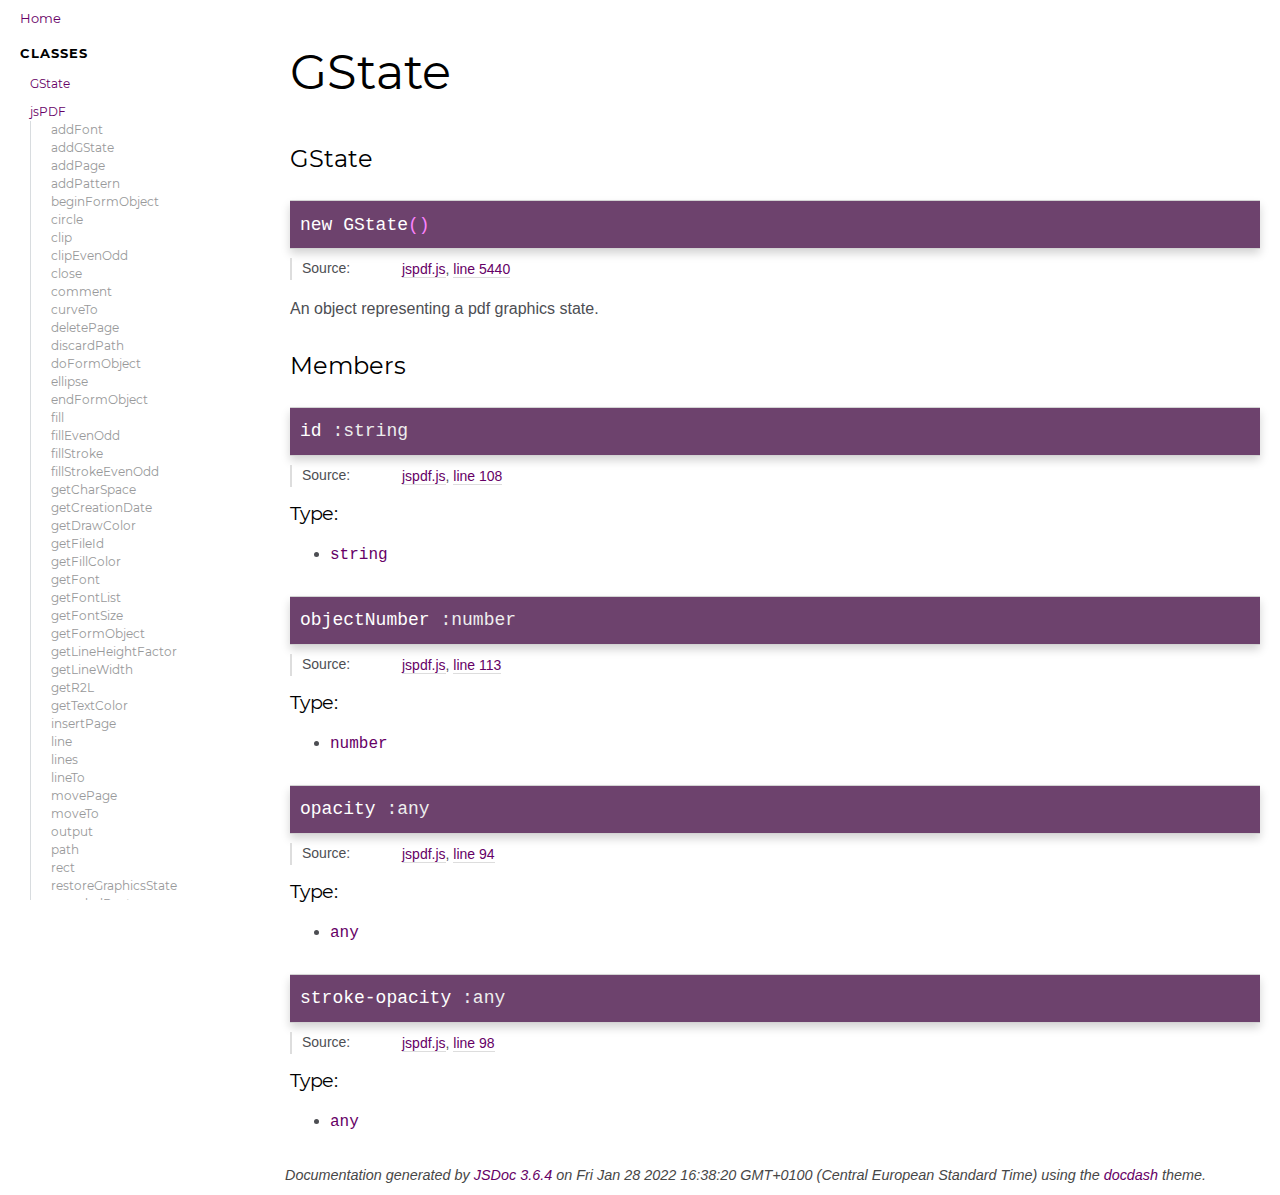
<file: General/js/JSPDF/jsPDF-master/docs/GState.html>
<!DOCTYPE html>
<html lang="en">
<head>
    
    <meta charset="utf-8">
    <title>GState - Documentation</title>
    
    
    <script src="scripts/prettify/prettify.js"></script>
    <script src="scripts/prettify/lang-css.js"></script>
    <!--[if lt IE 9]>
      <script src="//html5shiv.googlecode.com/svn/trunk/html5.js"></script>
    <![endif]-->
    <link type="text/css" rel="stylesheet" href="styles/prettify.css">
    <link type="text/css" rel="stylesheet" href="styles/jsdoc.css">
    <script src="scripts/nav.js" defer></script>
    <meta name="viewport" content="width=device-width, initial-scale=1.0">
</head>
<body>

<input type="checkbox" id="nav-trigger" class="nav-trigger" />
<label for="nav-trigger" class="navicon-button x">
  <div class="navicon"></div>
</label>

<label for="nav-trigger" class="overlay"></label>

<nav >
    
    <h2><a href="index.html">Home</a></h2><h3>Classes</h3><ul><li><a href="GState.html">GState</a></li><li><a href="jsPDF.html">jsPDF</a><ul class='methods'><li data-type='method'><a href="jsPDF.html#addFont">addFont</a></li><li data-type='method'><a href="jsPDF.html#addGState">addGState</a></li><li data-type='method'><a href="jsPDF.html#addPage">addPage</a></li><li data-type='method'><a href="jsPDF.html#addPattern">addPattern</a></li><li data-type='method'><a href="jsPDF.html#beginFormObject">beginFormObject</a></li><li data-type='method'><a href="jsPDF.html#circle">circle</a></li><li data-type='method'><a href="jsPDF.html#clip">clip</a></li><li data-type='method'><a href="jsPDF.html#clipEvenOdd">clipEvenOdd</a></li><li data-type='method'><a href="jsPDF.html#close">close</a></li><li data-type='method'><a href="jsPDF.html#comment">comment</a></li><li data-type='method'><a href="jsPDF.html#curveTo">curveTo</a></li><li data-type='method'><a href="jsPDF.html#deletePage">deletePage</a></li><li data-type='method'><a href="jsPDF.html#discardPath">discardPath</a></li><li data-type='method'><a href="jsPDF.html#doFormObject">doFormObject</a></li><li data-type='method'><a href="jsPDF.html#ellipse">ellipse</a></li><li data-type='method'><a href="jsPDF.html#endFormObject">endFormObject</a></li><li data-type='method'><a href="jsPDF.html#fill">fill</a></li><li data-type='method'><a href="jsPDF.html#fillEvenOdd">fillEvenOdd</a></li><li data-type='method'><a href="jsPDF.html#fillStroke">fillStroke</a></li><li data-type='method'><a href="jsPDF.html#fillStrokeEvenOdd">fillStrokeEvenOdd</a></li><li data-type='method'><a href="jsPDF.html#getCharSpace">getCharSpace</a></li><li data-type='method'><a href="jsPDF.html#getCreationDate">getCreationDate</a></li><li data-type='method'><a href="jsPDF.html#getDrawColor">getDrawColor</a></li><li data-type='method'><a href="jsPDF.html#getFileId">getFileId</a></li><li data-type='method'><a href="jsPDF.html#getFillColor">getFillColor</a></li><li data-type='method'><a href="jsPDF.html#getFont">getFont</a></li><li data-type='method'><a href="jsPDF.html#getFontList">getFontList</a></li><li data-type='method'><a href="jsPDF.html#getFontSize">getFontSize</a></li><li data-type='method'><a href="jsPDF.html#getFormObject">getFormObject</a></li><li data-type='method'><a href="jsPDF.html#getLineHeightFactor">getLineHeightFactor</a></li><li data-type='method'><a href="jsPDF.html#getLineWidth">getLineWidth</a></li><li data-type='method'><a href="jsPDF.html#getR2L">getR2L</a></li><li data-type='method'><a href="jsPDF.html#getTextColor">getTextColor</a></li><li data-type='method'><a href="jsPDF.html#insertPage">insertPage</a></li><li data-type='method'><a href="jsPDF.html#line">line</a></li><li data-type='method'><a href="jsPDF.html#lines">lines</a></li><li data-type='method'><a href="jsPDF.html#lineTo">lineTo</a></li><li data-type='method'><a href="jsPDF.html#movePage">movePage</a></li><li data-type='method'><a href="jsPDF.html#moveTo">moveTo</a></li><li data-type='method'><a href="jsPDF.html#output">output</a></li><li data-type='method'><a href="jsPDF.html#path">path</a></li><li data-type='method'><a href="jsPDF.html#rect">rect</a></li><li data-type='method'><a href="jsPDF.html#restoreGraphicsState">restoreGraphicsState</a></li><li data-type='method'><a href="jsPDF.html#roundedRect">roundedRect</a></li><li data-type='method'><a href="jsPDF.html#save">save</a></li><li data-type='method'><a href="jsPDF.html#saveGraphicsState">saveGraphicsState</a></li><li data-type='method'><a href="jsPDF.html#setCharSpace">setCharSpace</a></li><li data-type='method'><a href="jsPDF.html#setCreationDate">setCreationDate</a></li><li data-type='method'><a href="jsPDF.html#setCurrentTransformationMatrix">setCurrentTransformationMatrix</a></li><li data-type='method'><a href="jsPDF.html#setDisplayMode">setDisplayMode</a></li><li data-type='method'><a href="jsPDF.html#setDocumentProperties">setDocumentProperties</a></li><li data-type='method'><a href="jsPDF.html#setDrawColor">setDrawColor</a></li><li data-type='method'><a href="jsPDF.html#setFileId">setFileId</a></li><li data-type='method'><a href="jsPDF.html#setFillColor">setFillColor</a></li><li data-type='method'><a href="jsPDF.html#setFont">setFont</a></li><li data-type='method'><a href="jsPDF.html#setFontSize">setFontSize</a></li><li data-type='method'><a href="jsPDF.html#setGState">setGState</a></li><li data-type='method'><a href="jsPDF.html#setLineCap">setLineCap</a></li><li data-type='method'><a href="jsPDF.html#setLineDashPattern">setLineDashPattern</a></li><li data-type='method'><a href="jsPDF.html#setLineHeightFactor">setLineHeightFactor</a></li><li data-type='method'><a href="jsPDF.html#setLineJoin">setLineJoin</a></li><li data-type='method'><a href="jsPDF.html#setLineMiterLimit">setLineMiterLimit</a></li><li data-type='method'><a href="jsPDF.html#setLineWidth">setLineWidth</a></li><li data-type='method'><a href="jsPDF.html#setPage">setPage</a></li><li data-type='method'><a href="jsPDF.html#setPrecision">setPrecision</a></li><li data-type='method'><a href="jsPDF.html#setR2L">setR2L</a></li><li data-type='method'><a href="jsPDF.html#setTextColor">setTextColor</a></li><li data-type='method'><a href="jsPDF.html#stroke">stroke</a></li><li data-type='method'><a href="jsPDF.html#text">text</a></li><li data-type='method'><a href="jsPDF.html#triangle">triangle</a></li><li data-type='method'><a href="jsPDF.html#~addGState">addGState</a></li><li data-type='method'><a href="jsPDF.html#~addPattern">addPattern</a></li><li data-type='method'><a href="jsPDF.html#~hasHotfix">hasHotfix</a></li><li data-type='method'><a href="jsPDF.html#~Point">Point</a></li><li data-type='method'><a href="jsPDF.html#~Rectangle">Rectangle</a></li><li data-type='method'><a href="jsPDF.html#~RenderTarget">RenderTarget</a></li></ul></li><li><a href="jsPDF-API.GState.html">GState</a></li><li><a href="jsPDF-API.ShadingPattern.html">ShadingPattern</a></li><li><a href="jsPDF-API.TilingPattern.html">TilingPattern</a></li><li><a href="Matrix.html">Matrix</a><ul class='methods'><li data-type='method'><a href="Matrix.html#applyToPoint">applyToPoint</a></li><li data-type='method'><a href="Matrix.html#applyToRectangle">applyToRectangle</a></li><li data-type='method'><a href="Matrix.html#clone">clone</a></li><li data-type='method'><a href="Matrix.html#decompose">decompose</a></li><li data-type='method'><a href="Matrix.html#inversed">inversed</a></li><li data-type='method'><a href="Matrix.html#join">join</a></li><li data-type='method'><a href="Matrix.html#multiply">multiply</a></li><li data-type='method'><a href="Matrix.html#toString">toString</a></li></ul></li><li><a href="module-AcroForm-AcroFormButton.html">AcroFormButton</a></li><li><a href="module-AcroForm-AcroFormCheckBox.html">AcroFormCheckBox</a></li><li><a href="module-AcroForm-AcroFormChoiceField.html">AcroFormChoiceField</a></li><li><a href="module-AcroForm-AcroFormComboBox.html">AcroFormComboBox</a><ul class='methods'><li data-type='method'><a href="module-AcroForm-AcroFormComboBox.html#addOption">addOption</a></li><li data-type='method'><a href="module-AcroForm-AcroFormComboBox.html#getOptions">getOptions</a></li><li data-type='method'><a href="module-AcroForm-AcroFormComboBox.html#removeOption">removeOption</a></li><li data-type='method'><a href="module-AcroForm-AcroFormComboBox.html#setOptions">setOptions</a></li></ul></li><li><a href="module-AcroForm-AcroFormEditBox.html">AcroFormEditBox</a><ul class='methods'><li data-type='method'><a href="module-AcroForm-AcroFormEditBox.html#addOption">addOption</a></li><li data-type='method'><a href="module-AcroForm-AcroFormEditBox.html#getOptions">getOptions</a></li><li data-type='method'><a href="module-AcroForm-AcroFormEditBox.html#removeOption">removeOption</a></li><li data-type='method'><a href="module-AcroForm-AcroFormEditBox.html#setOptions">setOptions</a></li></ul></li><li><a href="module-AcroForm-AcroFormField.html">AcroFormField</a></li><li><a href="module-AcroForm-AcroFormListBox.html">AcroFormListBox</a><ul class='methods'><li data-type='method'><a href="module-AcroForm-AcroFormListBox.html#addOption">addOption</a></li><li data-type='method'><a href="module-AcroForm-AcroFormListBox.html#getOptions">getOptions</a></li><li data-type='method'><a href="module-AcroForm-AcroFormListBox.html#removeOption">removeOption</a></li><li data-type='method'><a href="module-AcroForm-AcroFormListBox.html#setOptions">setOptions</a></li></ul></li><li><a href="module-AcroForm-AcroFormPasswordField.html">AcroFormPasswordField</a></li><li><a href="module-AcroForm-AcroFormPDFObject.html">AcroFormPDFObject</a></li><li><a href="module-AcroForm-AcroFormPushButton.html">AcroFormPushButton</a></li><li><a href="module-AcroForm-AcroFormRadioButton.html">AcroFormRadioButton</a></li><li><a href="module-AcroForm-AcroFormTextField.html">AcroFormTextField</a></li><li><a href="module-canvas-Canvas.html">Canvas</a></li></ul><h3>Modules</h3><ul><li><a href="module-AcroForm.html">AcroForm</a><ul class='methods'><li data-type='method'><a href="module-AcroForm.html#addField">addField</a></li><li data-type='method'><a href="module-AcroForm.html#~AcroFormDictionaryCallback">AcroFormDictionaryCallback</a></li><li data-type='method'><a href="module-AcroForm.html#~calculateFontSpace">calculateFontSpace</a></li><li data-type='method'><a href="module-AcroForm.html#~createAnnotationReference">createAnnotationReference</a></li><li data-type='method'><a href="module-AcroForm.html#~createFieldCallback">createFieldCallback</a></li></ul></li><li><a href="module-addImage.html">addImage</a><ul class='methods'><li data-type='method'><a href="module-addImage.html#~addImage">addImage</a></li><li data-type='method'><a href="module-addImage.html#~arrayBufferToBinaryString">arrayBufferToBinaryString</a></li><li data-type='method'><a href="module-addImage.html#~binaryStringToUint8Array">binaryStringToUint8Array</a></li><li data-type='method'><a href="module-addImage.html#~convertBase64ToBinaryString">convertBase64ToBinaryString</a></li><li data-type='method'><a href="module-addImage.html#~extractImageFromDataUrl">extractImageFromDataUrl</a></li><li data-type='method'><a href="module-addImage.html#~getImageFileTypeByImageData">getImageFileTypeByImageData</a></li><li data-type='method'><a href="module-addImage.html#~getImageProperties">getImageProperties</a></li><li data-type='method'><a href="module-addImage.html#~isArrayBuffer">isArrayBuffer</a></li><li data-type='method'><a href="module-addImage.html#~isArrayBufferView">isArrayBufferView</a></li><li data-type='method'><a href="module-addImage.html#~sHashCode">sHashCode</a></li><li data-type='method'><a href="module-addImage.html#~supportsArrayBuffer">supportsArrayBuffer</a></li><li data-type='method'><a href="module-addImage.html#~validateStringAsBase64">validateStringAsBase64</a></li></ul></li><li><a href="module-annotations.html">annotations</a><ul class='methods'><li data-type='method'><a href="module-annotations.html#~createAnnotation">createAnnotation</a></li><li data-type='method'><a href="module-annotations.html#~getTextWidth">getTextWidth</a></li><li data-type='method'><a href="module-annotations.html#~link">link</a></li><li data-type='method'><a href="module-annotations.html#~textWithLink">textWithLink</a></li></ul></li><li><a href="module-arabic.html">arabic</a><ul class='methods'><li data-type='method'><a href="module-arabic.html#~processArabic">processArabic</a></li></ul></li><li><a href="module-autoprint.html">autoprint</a><ul class='methods'><li data-type='method'><a href="module-autoprint.html#~autoPrint">autoPrint</a></li></ul></li><li><a href="module-bmp_support.html">bmp_support</a></li><li><a href="module-canvas.html">canvas</a><ul class='methods'><li data-type='method'><a href="module-canvas.html#~getContext">getContext</a></li><li data-type='method'><a href="module-canvas.html#~toDataURL">toDataURL</a></li></ul></li><li><a href="module-cell.html">cell</a><ul class='methods'><li data-type='method'><a href="module-cell.html#~cell">cell</a></li><li data-type='method'><a href="module-cell.html#~cellAddPage">cellAddPage</a></li><li data-type='method'><a href="module-cell.html#~getTextDimensions">getTextDimensions</a></li><li data-type='method'><a href="module-cell.html#~printHeaderRow">printHeaderRow</a></li><li data-type='method'><a href="module-cell.html#~setHeaderFunction">setHeaderFunction</a></li><li data-type='method'><a href="module-cell.html#~setTableHeaderRow">setTableHeaderRow</a></li><li data-type='method'><a href="module-cell.html#~table">table</a></li></ul></li><li><a href="module-context2d.html">context2d</a><ul class='methods'><li data-type='method'><a href="module-context2d.html#~arc">arc</a></li><li data-type='method'><a href="module-context2d.html#~arcTo">arcTo</a></li><li data-type='method'><a href="module-context2d.html#~beginPath">beginPath</a></li><li data-type='method'><a href="module-context2d.html#~bezierCurveTo">bezierCurveTo</a></li><li data-type='method'><a href="module-context2d.html#~clearRect">clearRect</a></li><li data-type='method'><a href="module-context2d.html#~clip">clip</a></li><li data-type='method'><a href="module-context2d.html#~closePath">closePath</a></li><li data-type='method'><a href="module-context2d.html#~createArc">createArc</a></li><li data-type='method'><a href="module-context2d.html#~fillRect">fillRect</a></li><li data-type='method'><a href="module-context2d.html#~fillText">fillText</a></li><li data-type='method'><a href="module-context2d.html#~getLineDash">getLineDash</a></li><li data-type='method'><a href="module-context2d.html#~lineTo">lineTo</a></li><li data-type='method'><a href="module-context2d.html#~measureText">measureText</a></li><li data-type='method'><a href="module-context2d.html#~moveTo">moveTo</a></li><li data-type='method'><a href="module-context2d.html#~quadraticCurveTo">quadraticCurveTo</a></li><li data-type='method'><a href="module-context2d.html#~rect">rect</a></li><li data-type='method'><a href="module-context2d.html#~restore">restore</a></li><li data-type='method'><a href="module-context2d.html#~rotate">rotate</a></li><li data-type='method'><a href="module-context2d.html#~save">save</a></li><li data-type='method'><a href="module-context2d.html#~scale">scale</a></li><li data-type='method'><a href="module-context2d.html#~setLineDash">setLineDash</a></li><li data-type='method'><a href="module-context2d.html#~setTransform">setTransform</a></li><li data-type='method'><a href="module-context2d.html#~stroke">stroke</a></li><li data-type='method'><a href="module-context2d.html#~strokeRect">strokeRect</a></li><li data-type='method'><a href="module-context2d.html#~strokeText">strokeText</a></li><li data-type='method'><a href="module-context2d.html#~toDataURL">toDataURL</a></li><li data-type='method'><a href="module-context2d.html#~transform">transform</a></li><li data-type='method'><a href="module-context2d.html#~translate">translate</a></li></ul></li><li><a href="module-fileloading.html">fileloading</a><ul class='methods'><li data-type='method'><a href="module-fileloading.html#~loadFile">loadFile</a></li><li data-type='method'><a href="module-fileloading.html#~loadImageFile">loadImageFile</a></li></ul></li><li><a href="module-gif_support.html">gif_support</a></li><li><a href="module-html.html">html</a><ul class='methods'><li data-type='method'><a href="module-html.html#~html">html</a></li></ul></li><li><a href="module-javascript.html">javascript</a><ul class='methods'><li data-type='method'><a href="module-javascript.html#~addJS">addJS</a></li></ul></li><li><a href="module-jpeg_support.html">jpeg_support</a></li><li><a href="module-outline.html">outline</a></li><li><a href="module-png_support.html">png_support</a></li><li><a href="module-rgba_support.html">rgba_support</a></li><li><a href="module-setLanguage.html">setLanguage</a><ul class='methods'><li data-type='method'><a href="module-setLanguage.html#~setLanguage">setLanguage</a></li></ul></li><li><a href="module-split_text_to_size.html">split_text_to_size</a><ul class='methods'><li data-type='method'><a href="module-split_text_to_size.html#~getCharWidthsArray">getCharWidthsArray</a></li><li data-type='method'><a href="module-split_text_to_size.html#~getStringUnitWidth">getStringUnitWidth</a></li><li data-type='method'><a href="module-split_text_to_size.html#~splitTextToSize">splitTextToSize</a></li></ul></li><li><a href="module-standard_fonts_metrics.html">standard_fonts_metrics</a></li><li><a href="module-svg.html">svg</a><ul class='methods'><li data-type='method'><a href="module-svg.html#~addSvgAsImage">addSvgAsImage</a></li></ul></li><li><a href="module-total_pages.html">total_pages</a><ul class='methods'><li data-type='method'><a href="module-total_pages.html#~putTotalPages">putTotalPages</a></li></ul></li><li><a href="module-ttfsupport.html">ttfsupport</a></li><li><a href="module-utf8.html">utf8</a></li><li><a href="module-vFS.html">vFS</a><ul class='methods'><li data-type='method'><a href="module-vFS.html#~addFileToVFS">addFileToVFS</a></li><li data-type='method'><a href="module-vFS.html#~existsFileInVFS">existsFileInVFS</a></li><li data-type='method'><a href="module-vFS.html#~getFileFromVFS">getFileFromVFS</a></li></ul></li><li><a href="module-viewerpreferences.html">viewerpreferences</a><ul class='methods'><li data-type='method'><a href="module-viewerpreferences.html#~viewerPreferences">viewerPreferences</a></li></ul></li><li><a href="module-webp_support.html">webp_support</a></li><li><a href="module-xmp_metadata.html">xmp_metadata</a><ul class='methods'><li data-type='method'><a href="module-xmp_metadata.html#~addMetadata">addMetadata</a></li></ul></li></ul><h3>Global</h3><ul><li><a href="global.html#constructor">constructor</a></li><li><a href="global.html#encryptor">encryptor</a></li><li><a href="global.html#hexToBytes">hexToBytes</a></li><li><a href="global.html#lsbFirstWord">lsbFirstWord</a></li><li><a href="global.html#mapArrayBufferViews">mapArrayBufferViews</a></li><li><a href="global.html#md5cycle">md5cycle</a></li><li><a href="global.html#processOwnerPassword">processOwnerPassword</a></li><li><a href="global.html#rc4">rc4</a></li><li><a href="global.html#repeat">repeat</a></li><li><a href="global.html#RGBColor">RGBColor</a></li><li><a href="global.html#SetsoptionsforBidiconversion">Sets options for Bidi conversion</a></li><li><a href="global.html#toHexString">toHexString</a></li><li><a href="global.html#toPDFName">toPDFName</a></li></ul>
</nav>

<div id="main">
    
    <h1 class="page-title">GState</h1>
    

    




<section>

<header>
    
        <h2>
        GState
        </h2>
        
    
</header>

<article>
    
        <div class="container-overview">
        
            

    

    <h4 class="name" id="GState"><span class="type-signature"></span>new GState<span class="signature">()</span><span class="type-signature"></span></h4>

    




<dl class="details">

    
    <dt class="tag-source">Source:</dt>
    <dd class="tag-source"><ul class="dummy"><li>
        <a href="jspdf.js.html">jspdf.js</a>, <a href="jspdf.js.html#line5440">line 5440</a>
    </li></ul></dd>
    

    

    

    

    

    

    

    

    

    

    

    

    

    

    

    
</dl>





<div class="description usertext">
    <p>An object representing a pdf graphics state.</p>
</div>




























        
        </div>
    

    

    

    
    
    

     

    

    
        <h3 class="subsection-title">Members</h3>

        
            
<h4 class="name" id="id"><span class="type-signature"></span>id<span class="type-signature"> :string</span></h4>





<dl class="details">

    
    <dt class="tag-source">Source:</dt>
    <dd class="tag-source"><ul class="dummy"><li>
        <a href="jspdf.js.html">jspdf.js</a>, <a href="jspdf.js.html#line108">line 108</a>
    </li></ul></dd>
    

    

    

    

    

    

    

    

    

    

    

    

    

    

    

    
</dl>







    <h5>Type:</h5>
    <ul>
        <li>
            
<span class="param-type">string</span>


        </li>
    </ul>






        
            
<h4 class="name" id="objectNumber"><span class="type-signature"></span>objectNumber<span class="type-signature"> :number</span></h4>





<dl class="details">

    
    <dt class="tag-source">Source:</dt>
    <dd class="tag-source"><ul class="dummy"><li>
        <a href="jspdf.js.html">jspdf.js</a>, <a href="jspdf.js.html#line113">line 113</a>
    </li></ul></dd>
    

    

    

    

    

    

    

    

    

    

    

    

    

    

    

    
</dl>







    <h5>Type:</h5>
    <ul>
        <li>
            
<span class="param-type">number</span>


        </li>
    </ul>






        
            
<h4 class="name" id="opacity"><span class="type-signature"></span>opacity<span class="type-signature"> :any</span></h4>





<dl class="details">

    
    <dt class="tag-source">Source:</dt>
    <dd class="tag-source"><ul class="dummy"><li>
        <a href="jspdf.js.html">jspdf.js</a>, <a href="jspdf.js.html#line94">line 94</a>
    </li></ul></dd>
    

    

    

    

    

    

    

    

    

    

    

    

    

    

    

    
</dl>







    <h5>Type:</h5>
    <ul>
        <li>
            
<span class="param-type">any</span>


        </li>
    </ul>






        
            
<h4 class="name" id="stroke-opacity"><span class="type-signature"></span>stroke-opacity<span class="type-signature"> :any</span></h4>





<dl class="details">

    
    <dt class="tag-source">Source:</dt>
    <dd class="tag-source"><ul class="dummy"><li>
        <a href="jspdf.js.html">jspdf.js</a>, <a href="jspdf.js.html#line98">line 98</a>
    </li></ul></dd>
    

    

    

    

    

    

    

    

    

    

    

    

    

    

    

    
</dl>







    <h5>Type:</h5>
    <ul>
        <li>
            
<span class="param-type">any</span>


        </li>
    </ul>






        
    

    

    

    
</article>

</section>




    
    
</div>

<br class="clear">

<footer>
    Documentation generated by <a href="https://github.com/jsdoc3/jsdoc">JSDoc 3.6.4</a> on Fri Jan 28 2022 16:38:20 GMT+0100 (Central European Standard Time) using the <a href="https://github.com/clenemt/docdash">docdash</a> theme.
</footer>

<script>prettyPrint();</script>
<script src="scripts/polyfill.js"></script>
<script src="scripts/linenumber.js"></script>



</body>
</html>
</file>
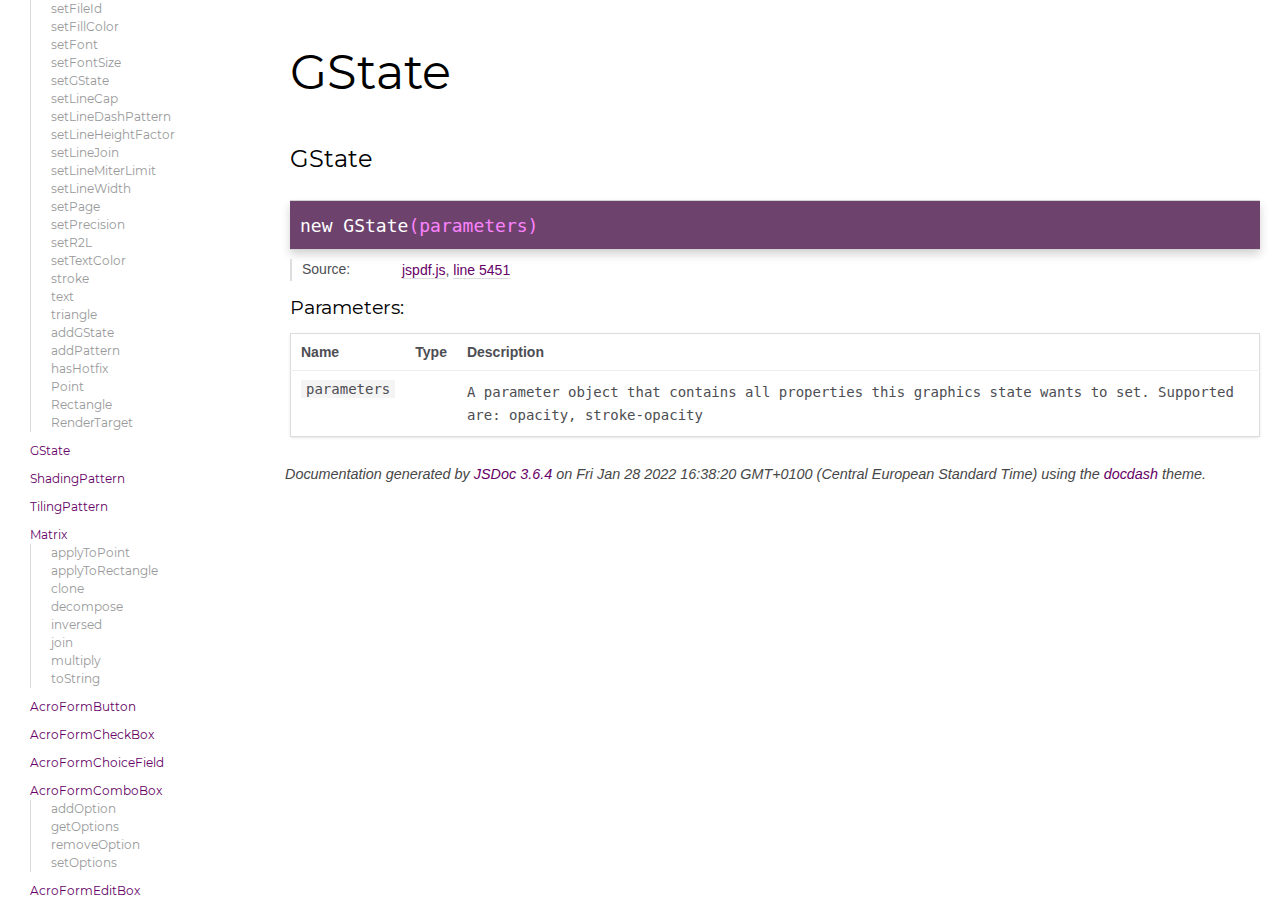
<file: General/js/JSPDF/jsPDF-master/docs/jsPDF-API.GState.html>
<!DOCTYPE html>
<html lang="en">
<head>
    
    <meta charset="utf-8">
    <title>GState - Documentation</title>
    
    
    <script src="scripts/prettify/prettify.js"></script>
    <script src="scripts/prettify/lang-css.js"></script>
    <!--[if lt IE 9]>
      <script src="//html5shiv.googlecode.com/svn/trunk/html5.js"></script>
    <![endif]-->
    <link type="text/css" rel="stylesheet" href="styles/prettify.css">
    <link type="text/css" rel="stylesheet" href="styles/jsdoc.css">
    <script src="scripts/nav.js" defer></script>
    <meta name="viewport" content="width=device-width, initial-scale=1.0">
</head>
<body>

<input type="checkbox" id="nav-trigger" class="nav-trigger" />
<label for="nav-trigger" class="navicon-button x">
  <div class="navicon"></div>
</label>

<label for="nav-trigger" class="overlay"></label>

<nav >
    
    <h2><a href="index.html">Home</a></h2><h3>Classes</h3><ul><li><a href="GState.html">GState</a></li><li><a href="jsPDF.html">jsPDF</a><ul class='methods'><li data-type='method'><a href="jsPDF.html#addFont">addFont</a></li><li data-type='method'><a href="jsPDF.html#addGState">addGState</a></li><li data-type='method'><a href="jsPDF.html#addPage">addPage</a></li><li data-type='method'><a href="jsPDF.html#addPattern">addPattern</a></li><li data-type='method'><a href="jsPDF.html#beginFormObject">beginFormObject</a></li><li data-type='method'><a href="jsPDF.html#circle">circle</a></li><li data-type='method'><a href="jsPDF.html#clip">clip</a></li><li data-type='method'><a href="jsPDF.html#clipEvenOdd">clipEvenOdd</a></li><li data-type='method'><a href="jsPDF.html#close">close</a></li><li data-type='method'><a href="jsPDF.html#comment">comment</a></li><li data-type='method'><a href="jsPDF.html#curveTo">curveTo</a></li><li data-type='method'><a href="jsPDF.html#deletePage">deletePage</a></li><li data-type='method'><a href="jsPDF.html#discardPath">discardPath</a></li><li data-type='method'><a href="jsPDF.html#doFormObject">doFormObject</a></li><li data-type='method'><a href="jsPDF.html#ellipse">ellipse</a></li><li data-type='method'><a href="jsPDF.html#endFormObject">endFormObject</a></li><li data-type='method'><a href="jsPDF.html#fill">fill</a></li><li data-type='method'><a href="jsPDF.html#fillEvenOdd">fillEvenOdd</a></li><li data-type='method'><a href="jsPDF.html#fillStroke">fillStroke</a></li><li data-type='method'><a href="jsPDF.html#fillStrokeEvenOdd">fillStrokeEvenOdd</a></li><li data-type='method'><a href="jsPDF.html#getCharSpace">getCharSpace</a></li><li data-type='method'><a href="jsPDF.html#getCreationDate">getCreationDate</a></li><li data-type='method'><a href="jsPDF.html#getDrawColor">getDrawColor</a></li><li data-type='method'><a href="jsPDF.html#getFileId">getFileId</a></li><li data-type='method'><a href="jsPDF.html#getFillColor">getFillColor</a></li><li data-type='method'><a href="jsPDF.html#getFont">getFont</a></li><li data-type='method'><a href="jsPDF.html#getFontList">getFontList</a></li><li data-type='method'><a href="jsPDF.html#getFontSize">getFontSize</a></li><li data-type='method'><a href="jsPDF.html#getFormObject">getFormObject</a></li><li data-type='method'><a href="jsPDF.html#getLineHeightFactor">getLineHeightFactor</a></li><li data-type='method'><a href="jsPDF.html#getLineWidth">getLineWidth</a></li><li data-type='method'><a href="jsPDF.html#getR2L">getR2L</a></li><li data-type='method'><a href="jsPDF.html#getTextColor">getTextColor</a></li><li data-type='method'><a href="jsPDF.html#insertPage">insertPage</a></li><li data-type='method'><a href="jsPDF.html#line">line</a></li><li data-type='method'><a href="jsPDF.html#lines">lines</a></li><li data-type='method'><a href="jsPDF.html#lineTo">lineTo</a></li><li data-type='method'><a href="jsPDF.html#movePage">movePage</a></li><li data-type='method'><a href="jsPDF.html#moveTo">moveTo</a></li><li data-type='method'><a href="jsPDF.html#output">output</a></li><li data-type='method'><a href="jsPDF.html#path">path</a></li><li data-type='method'><a href="jsPDF.html#rect">rect</a></li><li data-type='method'><a href="jsPDF.html#restoreGraphicsState">restoreGraphicsState</a></li><li data-type='method'><a href="jsPDF.html#roundedRect">roundedRect</a></li><li data-type='method'><a href="jsPDF.html#save">save</a></li><li data-type='method'><a href="jsPDF.html#saveGraphicsState">saveGraphicsState</a></li><li data-type='method'><a href="jsPDF.html#setCharSpace">setCharSpace</a></li><li data-type='method'><a href="jsPDF.html#setCreationDate">setCreationDate</a></li><li data-type='method'><a href="jsPDF.html#setCurrentTransformationMatrix">setCurrentTransformationMatrix</a></li><li data-type='method'><a href="jsPDF.html#setDisplayMode">setDisplayMode</a></li><li data-type='method'><a href="jsPDF.html#setDocumentProperties">setDocumentProperties</a></li><li data-type='method'><a href="jsPDF.html#setDrawColor">setDrawColor</a></li><li data-type='method'><a href="jsPDF.html#setFileId">setFileId</a></li><li data-type='method'><a href="jsPDF.html#setFillColor">setFillColor</a></li><li data-type='method'><a href="jsPDF.html#setFont">setFont</a></li><li data-type='method'><a href="jsPDF.html#setFontSize">setFontSize</a></li><li data-type='method'><a href="jsPDF.html#setGState">setGState</a></li><li data-type='method'><a href="jsPDF.html#setLineCap">setLineCap</a></li><li data-type='method'><a href="jsPDF.html#setLineDashPattern">setLineDashPattern</a></li><li data-type='method'><a href="jsPDF.html#setLineHeightFactor">setLineHeightFactor</a></li><li data-type='method'><a href="jsPDF.html#setLineJoin">setLineJoin</a></li><li data-type='method'><a href="jsPDF.html#setLineMiterLimit">setLineMiterLimit</a></li><li data-type='method'><a href="jsPDF.html#setLineWidth">setLineWidth</a></li><li data-type='method'><a href="jsPDF.html#setPage">setPage</a></li><li data-type='method'><a href="jsPDF.html#setPrecision">setPrecision</a></li><li data-type='method'><a href="jsPDF.html#setR2L">setR2L</a></li><li data-type='method'><a href="jsPDF.html#setTextColor">setTextColor</a></li><li data-type='method'><a href="jsPDF.html#stroke">stroke</a></li><li data-type='method'><a href="jsPDF.html#text">text</a></li><li data-type='method'><a href="jsPDF.html#triangle">triangle</a></li><li data-type='method'><a href="jsPDF.html#~addGState">addGState</a></li><li data-type='method'><a href="jsPDF.html#~addPattern">addPattern</a></li><li data-type='method'><a href="jsPDF.html#~hasHotfix">hasHotfix</a></li><li data-type='method'><a href="jsPDF.html#~Point">Point</a></li><li data-type='method'><a href="jsPDF.html#~Rectangle">Rectangle</a></li><li data-type='method'><a href="jsPDF.html#~RenderTarget">RenderTarget</a></li></ul></li><li><a href="jsPDF-API.GState.html">GState</a></li><li><a href="jsPDF-API.ShadingPattern.html">ShadingPattern</a></li><li><a href="jsPDF-API.TilingPattern.html">TilingPattern</a></li><li><a href="Matrix.html">Matrix</a><ul class='methods'><li data-type='method'><a href="Matrix.html#applyToPoint">applyToPoint</a></li><li data-type='method'><a href="Matrix.html#applyToRectangle">applyToRectangle</a></li><li data-type='method'><a href="Matrix.html#clone">clone</a></li><li data-type='method'><a href="Matrix.html#decompose">decompose</a></li><li data-type='method'><a href="Matrix.html#inversed">inversed</a></li><li data-type='method'><a href="Matrix.html#join">join</a></li><li data-type='method'><a href="Matrix.html#multiply">multiply</a></li><li data-type='method'><a href="Matrix.html#toString">toString</a></li></ul></li><li><a href="module-AcroForm-AcroFormButton.html">AcroFormButton</a></li><li><a href="module-AcroForm-AcroFormCheckBox.html">AcroFormCheckBox</a></li><li><a href="module-AcroForm-AcroFormChoiceField.html">AcroFormChoiceField</a></li><li><a href="module-AcroForm-AcroFormComboBox.html">AcroFormComboBox</a><ul class='methods'><li data-type='method'><a href="module-AcroForm-AcroFormComboBox.html#addOption">addOption</a></li><li data-type='method'><a href="module-AcroForm-AcroFormComboBox.html#getOptions">getOptions</a></li><li data-type='method'><a href="module-AcroForm-AcroFormComboBox.html#removeOption">removeOption</a></li><li data-type='method'><a href="module-AcroForm-AcroFormComboBox.html#setOptions">setOptions</a></li></ul></li><li><a href="module-AcroForm-AcroFormEditBox.html">AcroFormEditBox</a><ul class='methods'><li data-type='method'><a href="module-AcroForm-AcroFormEditBox.html#addOption">addOption</a></li><li data-type='method'><a href="module-AcroForm-AcroFormEditBox.html#getOptions">getOptions</a></li><li data-type='method'><a href="module-AcroForm-AcroFormEditBox.html#removeOption">removeOption</a></li><li data-type='method'><a href="module-AcroForm-AcroFormEditBox.html#setOptions">setOptions</a></li></ul></li><li><a href="module-AcroForm-AcroFormField.html">AcroFormField</a></li><li><a href="module-AcroForm-AcroFormListBox.html">AcroFormListBox</a><ul class='methods'><li data-type='method'><a href="module-AcroForm-AcroFormListBox.html#addOption">addOption</a></li><li data-type='method'><a href="module-AcroForm-AcroFormListBox.html#getOptions">getOptions</a></li><li data-type='method'><a href="module-AcroForm-AcroFormListBox.html#removeOption">removeOption</a></li><li data-type='method'><a href="module-AcroForm-AcroFormListBox.html#setOptions">setOptions</a></li></ul></li><li><a href="module-AcroForm-AcroFormPasswordField.html">AcroFormPasswordField</a></li><li><a href="module-AcroForm-AcroFormPDFObject.html">AcroFormPDFObject</a></li><li><a href="module-AcroForm-AcroFormPushButton.html">AcroFormPushButton</a></li><li><a href="module-AcroForm-AcroFormRadioButton.html">AcroFormRadioButton</a></li><li><a href="module-AcroForm-AcroFormTextField.html">AcroFormTextField</a></li><li><a href="module-canvas-Canvas.html">Canvas</a></li></ul><h3>Modules</h3><ul><li><a href="module-AcroForm.html">AcroForm</a><ul class='methods'><li data-type='method'><a href="module-AcroForm.html#addField">addField</a></li><li data-type='method'><a href="module-AcroForm.html#~AcroFormDictionaryCallback">AcroFormDictionaryCallback</a></li><li data-type='method'><a href="module-AcroForm.html#~calculateFontSpace">calculateFontSpace</a></li><li data-type='method'><a href="module-AcroForm.html#~createAnnotationReference">createAnnotationReference</a></li><li data-type='method'><a href="module-AcroForm.html#~createFieldCallback">createFieldCallback</a></li></ul></li><li><a href="module-addImage.html">addImage</a><ul class='methods'><li data-type='method'><a href="module-addImage.html#~addImage">addImage</a></li><li data-type='method'><a href="module-addImage.html#~arrayBufferToBinaryString">arrayBufferToBinaryString</a></li><li data-type='method'><a href="module-addImage.html#~binaryStringToUint8Array">binaryStringToUint8Array</a></li><li data-type='method'><a href="module-addImage.html#~convertBase64ToBinaryString">convertBase64ToBinaryString</a></li><li data-type='method'><a href="module-addImage.html#~extractImageFromDataUrl">extractImageFromDataUrl</a></li><li data-type='method'><a href="module-addImage.html#~getImageFileTypeByImageData">getImageFileTypeByImageData</a></li><li data-type='method'><a href="module-addImage.html#~getImageProperties">getImageProperties</a></li><li data-type='method'><a href="module-addImage.html#~isArrayBuffer">isArrayBuffer</a></li><li data-type='method'><a href="module-addImage.html#~isArrayBufferView">isArrayBufferView</a></li><li data-type='method'><a href="module-addImage.html#~sHashCode">sHashCode</a></li><li data-type='method'><a href="module-addImage.html#~supportsArrayBuffer">supportsArrayBuffer</a></li><li data-type='method'><a href="module-addImage.html#~validateStringAsBase64">validateStringAsBase64</a></li></ul></li><li><a href="module-annotations.html">annotations</a><ul class='methods'><li data-type='method'><a href="module-annotations.html#~createAnnotation">createAnnotation</a></li><li data-type='method'><a href="module-annotations.html#~getTextWidth">getTextWidth</a></li><li data-type='method'><a href="module-annotations.html#~link">link</a></li><li data-type='method'><a href="module-annotations.html#~textWithLink">textWithLink</a></li></ul></li><li><a href="module-arabic.html">arabic</a><ul class='methods'><li data-type='method'><a href="module-arabic.html#~processArabic">processArabic</a></li></ul></li><li><a href="module-autoprint.html">autoprint</a><ul class='methods'><li data-type='method'><a href="module-autoprint.html#~autoPrint">autoPrint</a></li></ul></li><li><a href="module-bmp_support.html">bmp_support</a></li><li><a href="module-canvas.html">canvas</a><ul class='methods'><li data-type='method'><a href="module-canvas.html#~getContext">getContext</a></li><li data-type='method'><a href="module-canvas.html#~toDataURL">toDataURL</a></li></ul></li><li><a href="module-cell.html">cell</a><ul class='methods'><li data-type='method'><a href="module-cell.html#~cell">cell</a></li><li data-type='method'><a href="module-cell.html#~cellAddPage">cellAddPage</a></li><li data-type='method'><a href="module-cell.html#~getTextDimensions">getTextDimensions</a></li><li data-type='method'><a href="module-cell.html#~printHeaderRow">printHeaderRow</a></li><li data-type='method'><a href="module-cell.html#~setHeaderFunction">setHeaderFunction</a></li><li data-type='method'><a href="module-cell.html#~setTableHeaderRow">setTableHeaderRow</a></li><li data-type='method'><a href="module-cell.html#~table">table</a></li></ul></li><li><a href="module-context2d.html">context2d</a><ul class='methods'><li data-type='method'><a href="module-context2d.html#~arc">arc</a></li><li data-type='method'><a href="module-context2d.html#~arcTo">arcTo</a></li><li data-type='method'><a href="module-context2d.html#~beginPath">beginPath</a></li><li data-type='method'><a href="module-context2d.html#~bezierCurveTo">bezierCurveTo</a></li><li data-type='method'><a href="module-context2d.html#~clearRect">clearRect</a></li><li data-type='method'><a href="module-context2d.html#~clip">clip</a></li><li data-type='method'><a href="module-context2d.html#~closePath">closePath</a></li><li data-type='method'><a href="module-context2d.html#~createArc">createArc</a></li><li data-type='method'><a href="module-context2d.html#~fillRect">fillRect</a></li><li data-type='method'><a href="module-context2d.html#~fillText">fillText</a></li><li data-type='method'><a href="module-context2d.html#~getLineDash">getLineDash</a></li><li data-type='method'><a href="module-context2d.html#~lineTo">lineTo</a></li><li data-type='method'><a href="module-context2d.html#~measureText">measureText</a></li><li data-type='method'><a href="module-context2d.html#~moveTo">moveTo</a></li><li data-type='method'><a href="module-context2d.html#~quadraticCurveTo">quadraticCurveTo</a></li><li data-type='method'><a href="module-context2d.html#~rect">rect</a></li><li data-type='method'><a href="module-context2d.html#~restore">restore</a></li><li data-type='method'><a href="module-context2d.html#~rotate">rotate</a></li><li data-type='method'><a href="module-context2d.html#~save">save</a></li><li data-type='method'><a href="module-context2d.html#~scale">scale</a></li><li data-type='method'><a href="module-context2d.html#~setLineDash">setLineDash</a></li><li data-type='method'><a href="module-context2d.html#~setTransform">setTransform</a></li><li data-type='method'><a href="module-context2d.html#~stroke">stroke</a></li><li data-type='method'><a href="module-context2d.html#~strokeRect">strokeRect</a></li><li data-type='method'><a href="module-context2d.html#~strokeText">strokeText</a></li><li data-type='method'><a href="module-context2d.html#~toDataURL">toDataURL</a></li><li data-type='method'><a href="module-context2d.html#~transform">transform</a></li><li data-type='method'><a href="module-context2d.html#~translate">translate</a></li></ul></li><li><a href="module-fileloading.html">fileloading</a><ul class='methods'><li data-type='method'><a href="module-fileloading.html#~loadFile">loadFile</a></li><li data-type='method'><a href="module-fileloading.html#~loadImageFile">loadImageFile</a></li></ul></li><li><a href="module-gif_support.html">gif_support</a></li><li><a href="module-html.html">html</a><ul class='methods'><li data-type='method'><a href="module-html.html#~html">html</a></li></ul></li><li><a href="module-javascript.html">javascript</a><ul class='methods'><li data-type='method'><a href="module-javascript.html#~addJS">addJS</a></li></ul></li><li><a href="module-jpeg_support.html">jpeg_support</a></li><li><a href="module-outline.html">outline</a></li><li><a href="module-png_support.html">png_support</a></li><li><a href="module-rgba_support.html">rgba_support</a></li><li><a href="module-setLanguage.html">setLanguage</a><ul class='methods'><li data-type='method'><a href="module-setLanguage.html#~setLanguage">setLanguage</a></li></ul></li><li><a href="module-split_text_to_size.html">split_text_to_size</a><ul class='methods'><li data-type='method'><a href="module-split_text_to_size.html#~getCharWidthsArray">getCharWidthsArray</a></li><li data-type='method'><a href="module-split_text_to_size.html#~getStringUnitWidth">getStringUnitWidth</a></li><li data-type='method'><a href="module-split_text_to_size.html#~splitTextToSize">splitTextToSize</a></li></ul></li><li><a href="module-standard_fonts_metrics.html">standard_fonts_metrics</a></li><li><a href="module-svg.html">svg</a><ul class='methods'><li data-type='method'><a href="module-svg.html#~addSvgAsImage">addSvgAsImage</a></li></ul></li><li><a href="module-total_pages.html">total_pages</a><ul class='methods'><li data-type='method'><a href="module-total_pages.html#~putTotalPages">putTotalPages</a></li></ul></li><li><a href="module-ttfsupport.html">ttfsupport</a></li><li><a href="module-utf8.html">utf8</a></li><li><a href="module-vFS.html">vFS</a><ul class='methods'><li data-type='method'><a href="module-vFS.html#~addFileToVFS">addFileToVFS</a></li><li data-type='method'><a href="module-vFS.html#~existsFileInVFS">existsFileInVFS</a></li><li data-type='method'><a href="module-vFS.html#~getFileFromVFS">getFileFromVFS</a></li></ul></li><li><a href="module-viewerpreferences.html">viewerpreferences</a><ul class='methods'><li data-type='method'><a href="module-viewerpreferences.html#~viewerPreferences">viewerPreferences</a></li></ul></li><li><a href="module-webp_support.html">webp_support</a></li><li><a href="module-xmp_metadata.html">xmp_metadata</a><ul class='methods'><li data-type='method'><a href="module-xmp_metadata.html#~addMetadata">addMetadata</a></li></ul></li></ul><h3>Global</h3><ul><li><a href="global.html#constructor">constructor</a></li><li><a href="global.html#encryptor">encryptor</a></li><li><a href="global.html#hexToBytes">hexToBytes</a></li><li><a href="global.html#lsbFirstWord">lsbFirstWord</a></li><li><a href="global.html#mapArrayBufferViews">mapArrayBufferViews</a></li><li><a href="global.html#md5cycle">md5cycle</a></li><li><a href="global.html#processOwnerPassword">processOwnerPassword</a></li><li><a href="global.html#rc4">rc4</a></li><li><a href="global.html#repeat">repeat</a></li><li><a href="global.html#RGBColor">RGBColor</a></li><li><a href="global.html#SetsoptionsforBidiconversion">Sets options for Bidi conversion</a></li><li><a href="global.html#toHexString">toHexString</a></li><li><a href="global.html#toPDFName">toPDFName</a></li></ul>
</nav>

<div id="main">
    
    <h1 class="page-title">GState</h1>
    

    




<section>

<header>
    
        <h2>
        GState
        </h2>
        
    
</header>

<article>
    
        <div class="container-overview">
        
            

    

    <h4 class="name" id="GState"><span class="type-signature"></span>new GState<span class="signature">(parameters)</span><span class="type-signature"></span></h4>

    




<dl class="details">

    
    <dt class="tag-source">Source:</dt>
    <dd class="tag-source"><ul class="dummy"><li>
        <a href="jspdf.js.html">jspdf.js</a>, <a href="jspdf.js.html#line5451">line 5451</a>
    </li></ul></dd>
    

    

    

    

    

    

    

    

    

    

    

    

    

    

    

    
</dl>















    <h5>Parameters:</h5>
    

<table class="params">
    <thead>
    <tr>
        
        <th>Name</th>
        

        <th>Type</th>

        

        

        <th class="last">Description</th>
    </tr>
    </thead>

    <tbody>
    

        <tr>
            
                <td class="name"><code>parameters</code></td>
            

            <td class="type">
            
            </td>

            

            

            <td class="description last"><p>A parameter object that contains all properties this graphics state wants to set.
Supported are: opacity, stroke-opacity</p></td>
        </tr>

    
    </tbody>
</table>



















        
        </div>
    

    

    

    
    
    

     

    

    

    

    

    
</article>

</section>




    
    
</div>

<br class="clear">

<footer>
    Documentation generated by <a href="https://github.com/jsdoc3/jsdoc">JSDoc 3.6.4</a> on Fri Jan 28 2022 16:38:20 GMT+0100 (Central European Standard Time) using the <a href="https://github.com/clenemt/docdash">docdash</a> theme.
</footer>

<script>prettyPrint();</script>
<script src="scripts/polyfill.js"></script>
<script src="scripts/linenumber.js"></script>



</body>
</html>
</file>
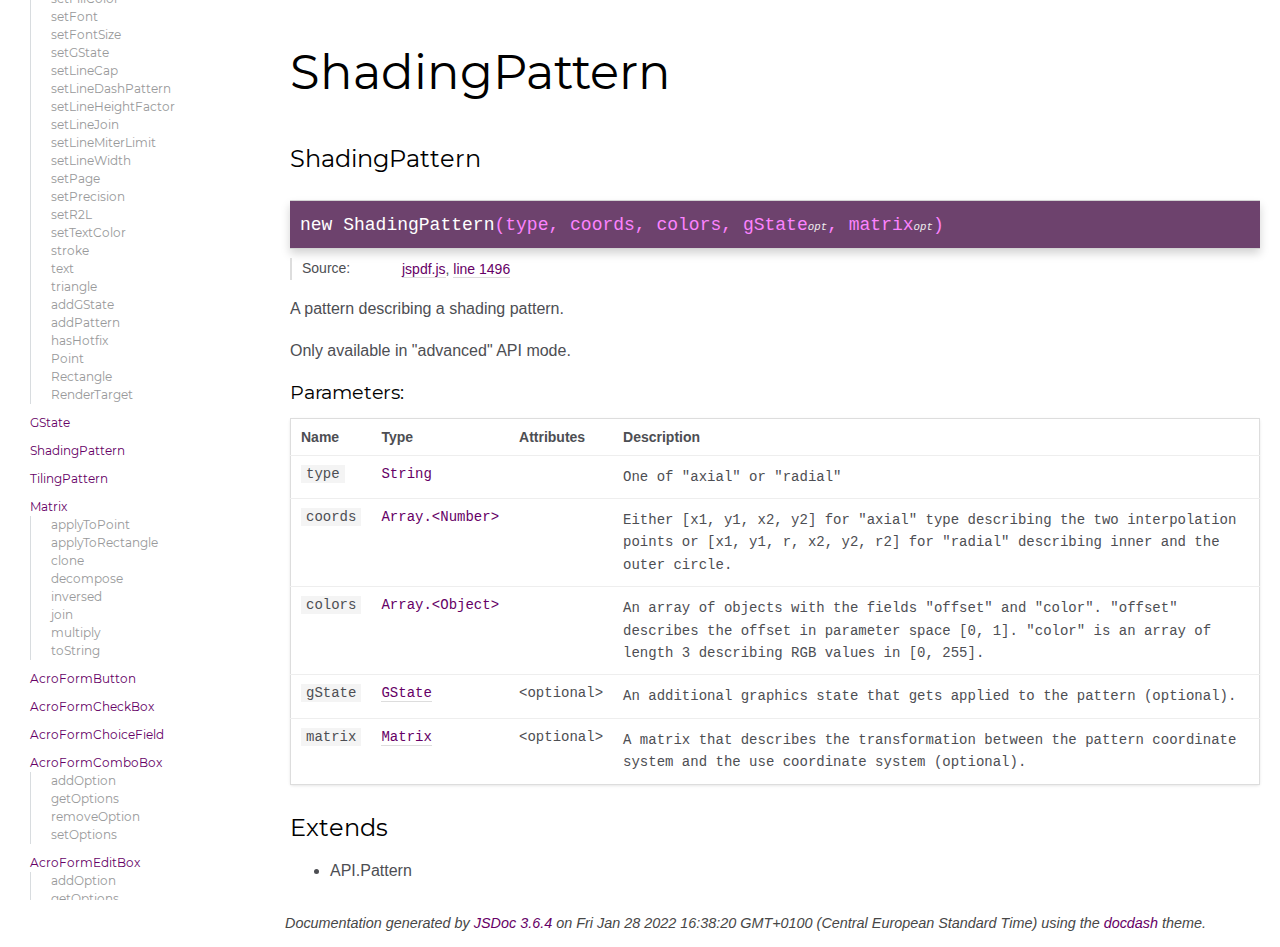
<file: General/js/JSPDF/jsPDF-master/docs/jsPDF-API.ShadingPattern.html>
<!DOCTYPE html>
<html lang="en">
<head>
    
    <meta charset="utf-8">
    <title>ShadingPattern - Documentation</title>
    
    
    <script src="scripts/prettify/prettify.js"></script>
    <script src="scripts/prettify/lang-css.js"></script>
    <!--[if lt IE 9]>
      <script src="//html5shiv.googlecode.com/svn/trunk/html5.js"></script>
    <![endif]-->
    <link type="text/css" rel="stylesheet" href="styles/prettify.css">
    <link type="text/css" rel="stylesheet" href="styles/jsdoc.css">
    <script src="scripts/nav.js" defer></script>
    <meta name="viewport" content="width=device-width, initial-scale=1.0">
</head>
<body>

<input type="checkbox" id="nav-trigger" class="nav-trigger" />
<label for="nav-trigger" class="navicon-button x">
  <div class="navicon"></div>
</label>

<label for="nav-trigger" class="overlay"></label>

<nav >
    
    <h2><a href="index.html">Home</a></h2><h3>Classes</h3><ul><li><a href="GState.html">GState</a></li><li><a href="jsPDF.html">jsPDF</a><ul class='methods'><li data-type='method'><a href="jsPDF.html#addFont">addFont</a></li><li data-type='method'><a href="jsPDF.html#addGState">addGState</a></li><li data-type='method'><a href="jsPDF.html#addPage">addPage</a></li><li data-type='method'><a href="jsPDF.html#addPattern">addPattern</a></li><li data-type='method'><a href="jsPDF.html#beginFormObject">beginFormObject</a></li><li data-type='method'><a href="jsPDF.html#circle">circle</a></li><li data-type='method'><a href="jsPDF.html#clip">clip</a></li><li data-type='method'><a href="jsPDF.html#clipEvenOdd">clipEvenOdd</a></li><li data-type='method'><a href="jsPDF.html#close">close</a></li><li data-type='method'><a href="jsPDF.html#comment">comment</a></li><li data-type='method'><a href="jsPDF.html#curveTo">curveTo</a></li><li data-type='method'><a href="jsPDF.html#deletePage">deletePage</a></li><li data-type='method'><a href="jsPDF.html#discardPath">discardPath</a></li><li data-type='method'><a href="jsPDF.html#doFormObject">doFormObject</a></li><li data-type='method'><a href="jsPDF.html#ellipse">ellipse</a></li><li data-type='method'><a href="jsPDF.html#endFormObject">endFormObject</a></li><li data-type='method'><a href="jsPDF.html#fill">fill</a></li><li data-type='method'><a href="jsPDF.html#fillEvenOdd">fillEvenOdd</a></li><li data-type='method'><a href="jsPDF.html#fillStroke">fillStroke</a></li><li data-type='method'><a href="jsPDF.html#fillStrokeEvenOdd">fillStrokeEvenOdd</a></li><li data-type='method'><a href="jsPDF.html#getCharSpace">getCharSpace</a></li><li data-type='method'><a href="jsPDF.html#getCreationDate">getCreationDate</a></li><li data-type='method'><a href="jsPDF.html#getDrawColor">getDrawColor</a></li><li data-type='method'><a href="jsPDF.html#getFileId">getFileId</a></li><li data-type='method'><a href="jsPDF.html#getFillColor">getFillColor</a></li><li data-type='method'><a href="jsPDF.html#getFont">getFont</a></li><li data-type='method'><a href="jsPDF.html#getFontList">getFontList</a></li><li data-type='method'><a href="jsPDF.html#getFontSize">getFontSize</a></li><li data-type='method'><a href="jsPDF.html#getFormObject">getFormObject</a></li><li data-type='method'><a href="jsPDF.html#getLineHeightFactor">getLineHeightFactor</a></li><li data-type='method'><a href="jsPDF.html#getLineWidth">getLineWidth</a></li><li data-type='method'><a href="jsPDF.html#getR2L">getR2L</a></li><li data-type='method'><a href="jsPDF.html#getTextColor">getTextColor</a></li><li data-type='method'><a href="jsPDF.html#insertPage">insertPage</a></li><li data-type='method'><a href="jsPDF.html#line">line</a></li><li data-type='method'><a href="jsPDF.html#lines">lines</a></li><li data-type='method'><a href="jsPDF.html#lineTo">lineTo</a></li><li data-type='method'><a href="jsPDF.html#movePage">movePage</a></li><li data-type='method'><a href="jsPDF.html#moveTo">moveTo</a></li><li data-type='method'><a href="jsPDF.html#output">output</a></li><li data-type='method'><a href="jsPDF.html#path">path</a></li><li data-type='method'><a href="jsPDF.html#rect">rect</a></li><li data-type='method'><a href="jsPDF.html#restoreGraphicsState">restoreGraphicsState</a></li><li data-type='method'><a href="jsPDF.html#roundedRect">roundedRect</a></li><li data-type='method'><a href="jsPDF.html#save">save</a></li><li data-type='method'><a href="jsPDF.html#saveGraphicsState">saveGraphicsState</a></li><li data-type='method'><a href="jsPDF.html#setCharSpace">setCharSpace</a></li><li data-type='method'><a href="jsPDF.html#setCreationDate">setCreationDate</a></li><li data-type='method'><a href="jsPDF.html#setCurrentTransformationMatrix">setCurrentTransformationMatrix</a></li><li data-type='method'><a href="jsPDF.html#setDisplayMode">setDisplayMode</a></li><li data-type='method'><a href="jsPDF.html#setDocumentProperties">setDocumentProperties</a></li><li data-type='method'><a href="jsPDF.html#setDrawColor">setDrawColor</a></li><li data-type='method'><a href="jsPDF.html#setFileId">setFileId</a></li><li data-type='method'><a href="jsPDF.html#setFillColor">setFillColor</a></li><li data-type='method'><a href="jsPDF.html#setFont">setFont</a></li><li data-type='method'><a href="jsPDF.html#setFontSize">setFontSize</a></li><li data-type='method'><a href="jsPDF.html#setGState">setGState</a></li><li data-type='method'><a href="jsPDF.html#setLineCap">setLineCap</a></li><li data-type='method'><a href="jsPDF.html#setLineDashPattern">setLineDashPattern</a></li><li data-type='method'><a href="jsPDF.html#setLineHeightFactor">setLineHeightFactor</a></li><li data-type='method'><a href="jsPDF.html#setLineJoin">setLineJoin</a></li><li data-type='method'><a href="jsPDF.html#setLineMiterLimit">setLineMiterLimit</a></li><li data-type='method'><a href="jsPDF.html#setLineWidth">setLineWidth</a></li><li data-type='method'><a href="jsPDF.html#setPage">setPage</a></li><li data-type='method'><a href="jsPDF.html#setPrecision">setPrecision</a></li><li data-type='method'><a href="jsPDF.html#setR2L">setR2L</a></li><li data-type='method'><a href="jsPDF.html#setTextColor">setTextColor</a></li><li data-type='method'><a href="jsPDF.html#stroke">stroke</a></li><li data-type='method'><a href="jsPDF.html#text">text</a></li><li data-type='method'><a href="jsPDF.html#triangle">triangle</a></li><li data-type='method'><a href="jsPDF.html#~addGState">addGState</a></li><li data-type='method'><a href="jsPDF.html#~addPattern">addPattern</a></li><li data-type='method'><a href="jsPDF.html#~hasHotfix">hasHotfix</a></li><li data-type='method'><a href="jsPDF.html#~Point">Point</a></li><li data-type='method'><a href="jsPDF.html#~Rectangle">Rectangle</a></li><li data-type='method'><a href="jsPDF.html#~RenderTarget">RenderTarget</a></li></ul></li><li><a href="jsPDF-API.GState.html">GState</a></li><li><a href="jsPDF-API.ShadingPattern.html">ShadingPattern</a></li><li><a href="jsPDF-API.TilingPattern.html">TilingPattern</a></li><li><a href="Matrix.html">Matrix</a><ul class='methods'><li data-type='method'><a href="Matrix.html#applyToPoint">applyToPoint</a></li><li data-type='method'><a href="Matrix.html#applyToRectangle">applyToRectangle</a></li><li data-type='method'><a href="Matrix.html#clone">clone</a></li><li data-type='method'><a href="Matrix.html#decompose">decompose</a></li><li data-type='method'><a href="Matrix.html#inversed">inversed</a></li><li data-type='method'><a href="Matrix.html#join">join</a></li><li data-type='method'><a href="Matrix.html#multiply">multiply</a></li><li data-type='method'><a href="Matrix.html#toString">toString</a></li></ul></li><li><a href="module-AcroForm-AcroFormButton.html">AcroFormButton</a></li><li><a href="module-AcroForm-AcroFormCheckBox.html">AcroFormCheckBox</a></li><li><a href="module-AcroForm-AcroFormChoiceField.html">AcroFormChoiceField</a></li><li><a href="module-AcroForm-AcroFormComboBox.html">AcroFormComboBox</a><ul class='methods'><li data-type='method'><a href="module-AcroForm-AcroFormComboBox.html#addOption">addOption</a></li><li data-type='method'><a href="module-AcroForm-AcroFormComboBox.html#getOptions">getOptions</a></li><li data-type='method'><a href="module-AcroForm-AcroFormComboBox.html#removeOption">removeOption</a></li><li data-type='method'><a href="module-AcroForm-AcroFormComboBox.html#setOptions">setOptions</a></li></ul></li><li><a href="module-AcroForm-AcroFormEditBox.html">AcroFormEditBox</a><ul class='methods'><li data-type='method'><a href="module-AcroForm-AcroFormEditBox.html#addOption">addOption</a></li><li data-type='method'><a href="module-AcroForm-AcroFormEditBox.html#getOptions">getOptions</a></li><li data-type='method'><a href="module-AcroForm-AcroFormEditBox.html#removeOption">removeOption</a></li><li data-type='method'><a href="module-AcroForm-AcroFormEditBox.html#setOptions">setOptions</a></li></ul></li><li><a href="module-AcroForm-AcroFormField.html">AcroFormField</a></li><li><a href="module-AcroForm-AcroFormListBox.html">AcroFormListBox</a><ul class='methods'><li data-type='method'><a href="module-AcroForm-AcroFormListBox.html#addOption">addOption</a></li><li data-type='method'><a href="module-AcroForm-AcroFormListBox.html#getOptions">getOptions</a></li><li data-type='method'><a href="module-AcroForm-AcroFormListBox.html#removeOption">removeOption</a></li><li data-type='method'><a href="module-AcroForm-AcroFormListBox.html#setOptions">setOptions</a></li></ul></li><li><a href="module-AcroForm-AcroFormPasswordField.html">AcroFormPasswordField</a></li><li><a href="module-AcroForm-AcroFormPDFObject.html">AcroFormPDFObject</a></li><li><a href="module-AcroForm-AcroFormPushButton.html">AcroFormPushButton</a></li><li><a href="module-AcroForm-AcroFormRadioButton.html">AcroFormRadioButton</a></li><li><a href="module-AcroForm-AcroFormTextField.html">AcroFormTextField</a></li><li><a href="module-canvas-Canvas.html">Canvas</a></li></ul><h3>Modules</h3><ul><li><a href="module-AcroForm.html">AcroForm</a><ul class='methods'><li data-type='method'><a href="module-AcroForm.html#addField">addField</a></li><li data-type='method'><a href="module-AcroForm.html#~AcroFormDictionaryCallback">AcroFormDictionaryCallback</a></li><li data-type='method'><a href="module-AcroForm.html#~calculateFontSpace">calculateFontSpace</a></li><li data-type='method'><a href="module-AcroForm.html#~createAnnotationReference">createAnnotationReference</a></li><li data-type='method'><a href="module-AcroForm.html#~createFieldCallback">createFieldCallback</a></li></ul></li><li><a href="module-addImage.html">addImage</a><ul class='methods'><li data-type='method'><a href="module-addImage.html#~addImage">addImage</a></li><li data-type='method'><a href="module-addImage.html#~arrayBufferToBinaryString">arrayBufferToBinaryString</a></li><li data-type='method'><a href="module-addImage.html#~binaryStringToUint8Array">binaryStringToUint8Array</a></li><li data-type='method'><a href="module-addImage.html#~convertBase64ToBinaryString">convertBase64ToBinaryString</a></li><li data-type='method'><a href="module-addImage.html#~extractImageFromDataUrl">extractImageFromDataUrl</a></li><li data-type='method'><a href="module-addImage.html#~getImageFileTypeByImageData">getImageFileTypeByImageData</a></li><li data-type='method'><a href="module-addImage.html#~getImageProperties">getImageProperties</a></li><li data-type='method'><a href="module-addImage.html#~isArrayBuffer">isArrayBuffer</a></li><li data-type='method'><a href="module-addImage.html#~isArrayBufferView">isArrayBufferView</a></li><li data-type='method'><a href="module-addImage.html#~sHashCode">sHashCode</a></li><li data-type='method'><a href="module-addImage.html#~supportsArrayBuffer">supportsArrayBuffer</a></li><li data-type='method'><a href="module-addImage.html#~validateStringAsBase64">validateStringAsBase64</a></li></ul></li><li><a href="module-annotations.html">annotations</a><ul class='methods'><li data-type='method'><a href="module-annotations.html#~createAnnotation">createAnnotation</a></li><li data-type='method'><a href="module-annotations.html#~getTextWidth">getTextWidth</a></li><li data-type='method'><a href="module-annotations.html#~link">link</a></li><li data-type='method'><a href="module-annotations.html#~textWithLink">textWithLink</a></li></ul></li><li><a href="module-arabic.html">arabic</a><ul class='methods'><li data-type='method'><a href="module-arabic.html#~processArabic">processArabic</a></li></ul></li><li><a href="module-autoprint.html">autoprint</a><ul class='methods'><li data-type='method'><a href="module-autoprint.html#~autoPrint">autoPrint</a></li></ul></li><li><a href="module-bmp_support.html">bmp_support</a></li><li><a href="module-canvas.html">canvas</a><ul class='methods'><li data-type='method'><a href="module-canvas.html#~getContext">getContext</a></li><li data-type='method'><a href="module-canvas.html#~toDataURL">toDataURL</a></li></ul></li><li><a href="module-cell.html">cell</a><ul class='methods'><li data-type='method'><a href="module-cell.html#~cell">cell</a></li><li data-type='method'><a href="module-cell.html#~cellAddPage">cellAddPage</a></li><li data-type='method'><a href="module-cell.html#~getTextDimensions">getTextDimensions</a></li><li data-type='method'><a href="module-cell.html#~printHeaderRow">printHeaderRow</a></li><li data-type='method'><a href="module-cell.html#~setHeaderFunction">setHeaderFunction</a></li><li data-type='method'><a href="module-cell.html#~setTableHeaderRow">setTableHeaderRow</a></li><li data-type='method'><a href="module-cell.html#~table">table</a></li></ul></li><li><a href="module-context2d.html">context2d</a><ul class='methods'><li data-type='method'><a href="module-context2d.html#~arc">arc</a></li><li data-type='method'><a href="module-context2d.html#~arcTo">arcTo</a></li><li data-type='method'><a href="module-context2d.html#~beginPath">beginPath</a></li><li data-type='method'><a href="module-context2d.html#~bezierCurveTo">bezierCurveTo</a></li><li data-type='method'><a href="module-context2d.html#~clearRect">clearRect</a></li><li data-type='method'><a href="module-context2d.html#~clip">clip</a></li><li data-type='method'><a href="module-context2d.html#~closePath">closePath</a></li><li data-type='method'><a href="module-context2d.html#~createArc">createArc</a></li><li data-type='method'><a href="module-context2d.html#~fillRect">fillRect</a></li><li data-type='method'><a href="module-context2d.html#~fillText">fillText</a></li><li data-type='method'><a href="module-context2d.html#~getLineDash">getLineDash</a></li><li data-type='method'><a href="module-context2d.html#~lineTo">lineTo</a></li><li data-type='method'><a href="module-context2d.html#~measureText">measureText</a></li><li data-type='method'><a href="module-context2d.html#~moveTo">moveTo</a></li><li data-type='method'><a href="module-context2d.html#~quadraticCurveTo">quadraticCurveTo</a></li><li data-type='method'><a href="module-context2d.html#~rect">rect</a></li><li data-type='method'><a href="module-context2d.html#~restore">restore</a></li><li data-type='method'><a href="module-context2d.html#~rotate">rotate</a></li><li data-type='method'><a href="module-context2d.html#~save">save</a></li><li data-type='method'><a href="module-context2d.html#~scale">scale</a></li><li data-type='method'><a href="module-context2d.html#~setLineDash">setLineDash</a></li><li data-type='method'><a href="module-context2d.html#~setTransform">setTransform</a></li><li data-type='method'><a href="module-context2d.html#~stroke">stroke</a></li><li data-type='method'><a href="module-context2d.html#~strokeRect">strokeRect</a></li><li data-type='method'><a href="module-context2d.html#~strokeText">strokeText</a></li><li data-type='method'><a href="module-context2d.html#~toDataURL">toDataURL</a></li><li data-type='method'><a href="module-context2d.html#~transform">transform</a></li><li data-type='method'><a href="module-context2d.html#~translate">translate</a></li></ul></li><li><a href="module-fileloading.html">fileloading</a><ul class='methods'><li data-type='method'><a href="module-fileloading.html#~loadFile">loadFile</a></li><li data-type='method'><a href="module-fileloading.html#~loadImageFile">loadImageFile</a></li></ul></li><li><a href="module-gif_support.html">gif_support</a></li><li><a href="module-html.html">html</a><ul class='methods'><li data-type='method'><a href="module-html.html#~html">html</a></li></ul></li><li><a href="module-javascript.html">javascript</a><ul class='methods'><li data-type='method'><a href="module-javascript.html#~addJS">addJS</a></li></ul></li><li><a href="module-jpeg_support.html">jpeg_support</a></li><li><a href="module-outline.html">outline</a></li><li><a href="module-png_support.html">png_support</a></li><li><a href="module-rgba_support.html">rgba_support</a></li><li><a href="module-setLanguage.html">setLanguage</a><ul class='methods'><li data-type='method'><a href="module-setLanguage.html#~setLanguage">setLanguage</a></li></ul></li><li><a href="module-split_text_to_size.html">split_text_to_size</a><ul class='methods'><li data-type='method'><a href="module-split_text_to_size.html#~getCharWidthsArray">getCharWidthsArray</a></li><li data-type='method'><a href="module-split_text_to_size.html#~getStringUnitWidth">getStringUnitWidth</a></li><li data-type='method'><a href="module-split_text_to_size.html#~splitTextToSize">splitTextToSize</a></li></ul></li><li><a href="module-standard_fonts_metrics.html">standard_fonts_metrics</a></li><li><a href="module-svg.html">svg</a><ul class='methods'><li data-type='method'><a href="module-svg.html#~addSvgAsImage">addSvgAsImage</a></li></ul></li><li><a href="module-total_pages.html">total_pages</a><ul class='methods'><li data-type='method'><a href="module-total_pages.html#~putTotalPages">putTotalPages</a></li></ul></li><li><a href="module-ttfsupport.html">ttfsupport</a></li><li><a href="module-utf8.html">utf8</a></li><li><a href="module-vFS.html">vFS</a><ul class='methods'><li data-type='method'><a href="module-vFS.html#~addFileToVFS">addFileToVFS</a></li><li data-type='method'><a href="module-vFS.html#~existsFileInVFS">existsFileInVFS</a></li><li data-type='method'><a href="module-vFS.html#~getFileFromVFS">getFileFromVFS</a></li></ul></li><li><a href="module-viewerpreferences.html">viewerpreferences</a><ul class='methods'><li data-type='method'><a href="module-viewerpreferences.html#~viewerPreferences">viewerPreferences</a></li></ul></li><li><a href="module-webp_support.html">webp_support</a></li><li><a href="module-xmp_metadata.html">xmp_metadata</a><ul class='methods'><li data-type='method'><a href="module-xmp_metadata.html#~addMetadata">addMetadata</a></li></ul></li></ul><h3>Global</h3><ul><li><a href="global.html#constructor">constructor</a></li><li><a href="global.html#encryptor">encryptor</a></li><li><a href="global.html#hexToBytes">hexToBytes</a></li><li><a href="global.html#lsbFirstWord">lsbFirstWord</a></li><li><a href="global.html#mapArrayBufferViews">mapArrayBufferViews</a></li><li><a href="global.html#md5cycle">md5cycle</a></li><li><a href="global.html#processOwnerPassword">processOwnerPassword</a></li><li><a href="global.html#rc4">rc4</a></li><li><a href="global.html#repeat">repeat</a></li><li><a href="global.html#RGBColor">RGBColor</a></li><li><a href="global.html#SetsoptionsforBidiconversion">Sets options for Bidi conversion</a></li><li><a href="global.html#toHexString">toHexString</a></li><li><a href="global.html#toPDFName">toPDFName</a></li></ul>
</nav>

<div id="main">
    
    <h1 class="page-title">ShadingPattern</h1>
    

    




<section>

<header>
    
        <h2>
        ShadingPattern
        </h2>
        
    
</header>

<article>
    
        <div class="container-overview">
        
            

    

    <h4 class="name" id="ShadingPattern"><span class="type-signature"></span>new ShadingPattern<span class="signature">(type, coords, colors, gState<span class="signature-attributes">opt</span>, matrix<span class="signature-attributes">opt</span>)</span><span class="type-signature"></span></h4>

    




<dl class="details">

    
    <dt class="tag-source">Source:</dt>
    <dd class="tag-source"><ul class="dummy"><li>
        <a href="jspdf.js.html">jspdf.js</a>, <a href="jspdf.js.html#line1496">line 1496</a>
    </li></ul></dd>
    

    

    

    

    

    

    

    

    

    

    

    

    

    

    

    
</dl>





<div class="description usertext">
    <p>A pattern describing a shading pattern.</p>
<p>Only available in &quot;advanced&quot; API mode.</p>
</div>











    <h5>Parameters:</h5>
    

<table class="params">
    <thead>
    <tr>
        
        <th>Name</th>
        

        <th>Type</th>

        
        <th>Attributes</th>
        

        

        <th class="last">Description</th>
    </tr>
    </thead>

    <tbody>
    

        <tr>
            
                <td class="name"><code>type</code></td>
            

            <td class="type">
            
                
<span class="param-type">String</span>


            
            </td>

            
                <td class="attributes">
                

                

                
                </td>
            

            

            <td class="description last"><p>One of &quot;axial&quot; or &quot;radial&quot;</p></td>
        </tr>

    

        <tr>
            
                <td class="name"><code>coords</code></td>
            

            <td class="type">
            
                
<span class="param-type">Array.&lt;Number></span>


            
            </td>

            
                <td class="attributes">
                

                

                
                </td>
            

            

            <td class="description last"><p>Either [x1, y1, x2, y2] for &quot;axial&quot; type describing the two interpolation points
or [x1, y1, r, x2, y2, r2] for &quot;radial&quot; describing inner and the outer circle.</p></td>
        </tr>

    

        <tr>
            
                <td class="name"><code>colors</code></td>
            

            <td class="type">
            
                
<span class="param-type">Array.&lt;Object></span>


            
            </td>

            
                <td class="attributes">
                

                

                
                </td>
            

            

            <td class="description last"><p>An array of objects with the fields &quot;offset&quot; and &quot;color&quot;. &quot;offset&quot; describes
the offset in parameter space [0, 1]. &quot;color&quot; is an array of length 3 describing RGB values in [0, 255].</p></td>
        </tr>

    

        <tr>
            
                <td class="name"><code>gState</code></td>
            

            <td class="type">
            
                
<span class="param-type"><a href="GState.html">GState</a></span>


            
            </td>

            
                <td class="attributes">
                
                    &lt;optional><br>
                

                

                
                </td>
            

            

            <td class="description last"><p>An additional graphics state that gets applied to the pattern (optional).</p></td>
        </tr>

    

        <tr>
            
                <td class="name"><code>matrix</code></td>
            

            <td class="type">
            
                
<span class="param-type"><a href="Matrix.html">Matrix</a></span>


            
            </td>

            
                <td class="attributes">
                
                    &lt;optional><br>
                

                

                
                </td>
            

            

            <td class="description last"><p>A matrix that describes the transformation between the pattern coordinate system
and the use coordinate system (optional).</p></td>
        </tr>

    
    </tbody>
</table>



















        
        </div>
    

    
        <h3 class="subsection-title">Extends</h3>

        


    <ul>
        <li>API.Pattern</li>
    </ul>


    

    

    
    
    

     

    

    

    

    

    
</article>

</section>




    
    
</div>

<br class="clear">

<footer>
    Documentation generated by <a href="https://github.com/jsdoc3/jsdoc">JSDoc 3.6.4</a> on Fri Jan 28 2022 16:38:20 GMT+0100 (Central European Standard Time) using the <a href="https://github.com/clenemt/docdash">docdash</a> theme.
</footer>

<script>prettyPrint();</script>
<script src="scripts/polyfill.js"></script>
<script src="scripts/linenumber.js"></script>



</body>
</html>
</file>
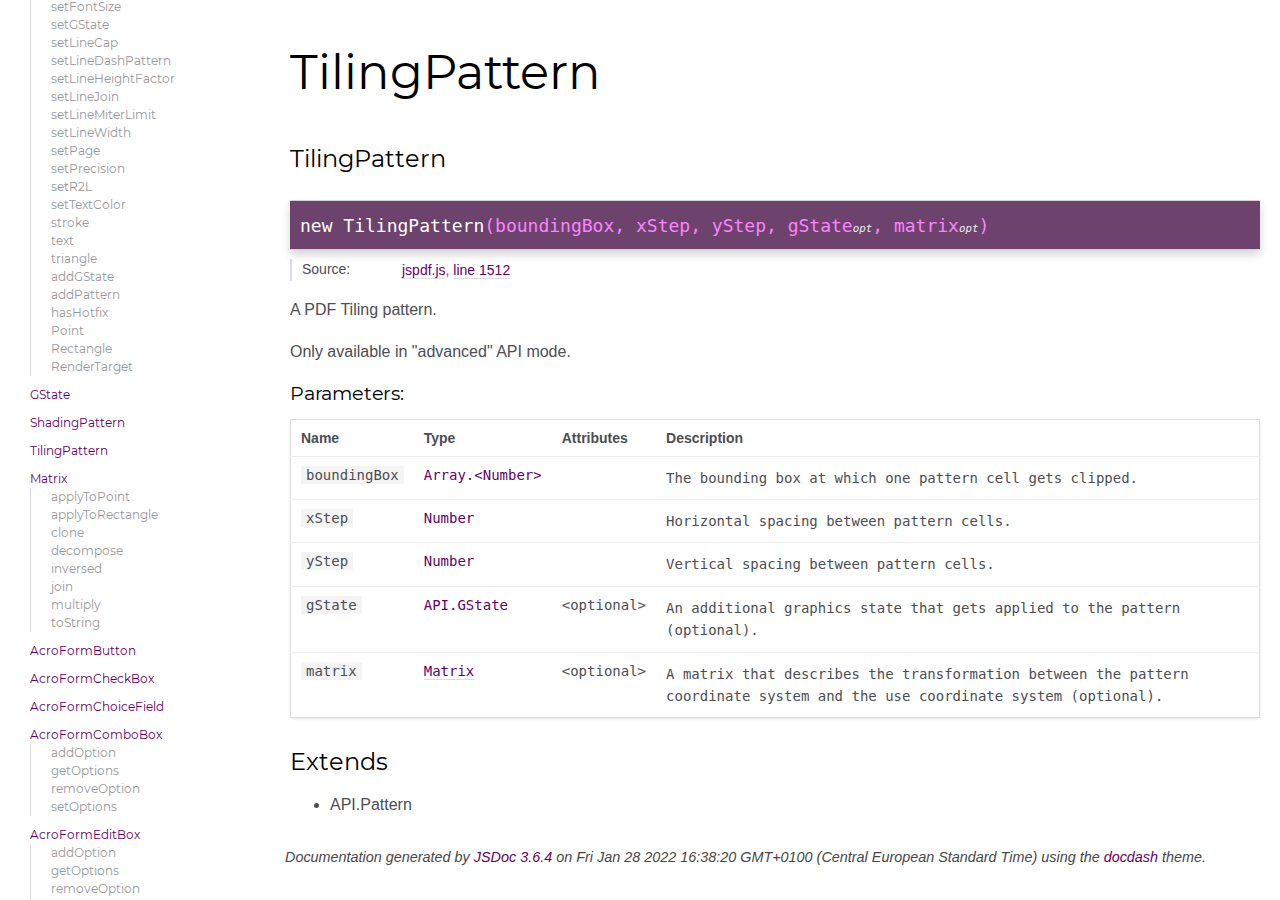
<file: General/js/JSPDF/jsPDF-master/docs/jsPDF-API.TilingPattern.html>
<!DOCTYPE html>
<html lang="en">
<head>
    
    <meta charset="utf-8">
    <title>TilingPattern - Documentation</title>
    
    
    <script src="scripts/prettify/prettify.js"></script>
    <script src="scripts/prettify/lang-css.js"></script>
    <!--[if lt IE 9]>
      <script src="//html5shiv.googlecode.com/svn/trunk/html5.js"></script>
    <![endif]-->
    <link type="text/css" rel="stylesheet" href="styles/prettify.css">
    <link type="text/css" rel="stylesheet" href="styles/jsdoc.css">
    <script src="scripts/nav.js" defer></script>
    <meta name="viewport" content="width=device-width, initial-scale=1.0">
</head>
<body>

<input type="checkbox" id="nav-trigger" class="nav-trigger" />
<label for="nav-trigger" class="navicon-button x">
  <div class="navicon"></div>
</label>

<label for="nav-trigger" class="overlay"></label>

<nav >
    
    <h2><a href="index.html">Home</a></h2><h3>Classes</h3><ul><li><a href="GState.html">GState</a></li><li><a href="jsPDF.html">jsPDF</a><ul class='methods'><li data-type='method'><a href="jsPDF.html#addFont">addFont</a></li><li data-type='method'><a href="jsPDF.html#addGState">addGState</a></li><li data-type='method'><a href="jsPDF.html#addPage">addPage</a></li><li data-type='method'><a href="jsPDF.html#addPattern">addPattern</a></li><li data-type='method'><a href="jsPDF.html#beginFormObject">beginFormObject</a></li><li data-type='method'><a href="jsPDF.html#circle">circle</a></li><li data-type='method'><a href="jsPDF.html#clip">clip</a></li><li data-type='method'><a href="jsPDF.html#clipEvenOdd">clipEvenOdd</a></li><li data-type='method'><a href="jsPDF.html#close">close</a></li><li data-type='method'><a href="jsPDF.html#comment">comment</a></li><li data-type='method'><a href="jsPDF.html#curveTo">curveTo</a></li><li data-type='method'><a href="jsPDF.html#deletePage">deletePage</a></li><li data-type='method'><a href="jsPDF.html#discardPath">discardPath</a></li><li data-type='method'><a href="jsPDF.html#doFormObject">doFormObject</a></li><li data-type='method'><a href="jsPDF.html#ellipse">ellipse</a></li><li data-type='method'><a href="jsPDF.html#endFormObject">endFormObject</a></li><li data-type='method'><a href="jsPDF.html#fill">fill</a></li><li data-type='method'><a href="jsPDF.html#fillEvenOdd">fillEvenOdd</a></li><li data-type='method'><a href="jsPDF.html#fillStroke">fillStroke</a></li><li data-type='method'><a href="jsPDF.html#fillStrokeEvenOdd">fillStrokeEvenOdd</a></li><li data-type='method'><a href="jsPDF.html#getCharSpace">getCharSpace</a></li><li data-type='method'><a href="jsPDF.html#getCreationDate">getCreationDate</a></li><li data-type='method'><a href="jsPDF.html#getDrawColor">getDrawColor</a></li><li data-type='method'><a href="jsPDF.html#getFileId">getFileId</a></li><li data-type='method'><a href="jsPDF.html#getFillColor">getFillColor</a></li><li data-type='method'><a href="jsPDF.html#getFont">getFont</a></li><li data-type='method'><a href="jsPDF.html#getFontList">getFontList</a></li><li data-type='method'><a href="jsPDF.html#getFontSize">getFontSize</a></li><li data-type='method'><a href="jsPDF.html#getFormObject">getFormObject</a></li><li data-type='method'><a href="jsPDF.html#getLineHeightFactor">getLineHeightFactor</a></li><li data-type='method'><a href="jsPDF.html#getLineWidth">getLineWidth</a></li><li data-type='method'><a href="jsPDF.html#getR2L">getR2L</a></li><li data-type='method'><a href="jsPDF.html#getTextColor">getTextColor</a></li><li data-type='method'><a href="jsPDF.html#insertPage">insertPage</a></li><li data-type='method'><a href="jsPDF.html#line">line</a></li><li data-type='method'><a href="jsPDF.html#lines">lines</a></li><li data-type='method'><a href="jsPDF.html#lineTo">lineTo</a></li><li data-type='method'><a href="jsPDF.html#movePage">movePage</a></li><li data-type='method'><a href="jsPDF.html#moveTo">moveTo</a></li><li data-type='method'><a href="jsPDF.html#output">output</a></li><li data-type='method'><a href="jsPDF.html#path">path</a></li><li data-type='method'><a href="jsPDF.html#rect">rect</a></li><li data-type='method'><a href="jsPDF.html#restoreGraphicsState">restoreGraphicsState</a></li><li data-type='method'><a href="jsPDF.html#roundedRect">roundedRect</a></li><li data-type='method'><a href="jsPDF.html#save">save</a></li><li data-type='method'><a href="jsPDF.html#saveGraphicsState">saveGraphicsState</a></li><li data-type='method'><a href="jsPDF.html#setCharSpace">setCharSpace</a></li><li data-type='method'><a href="jsPDF.html#setCreationDate">setCreationDate</a></li><li data-type='method'><a href="jsPDF.html#setCurrentTransformationMatrix">setCurrentTransformationMatrix</a></li><li data-type='method'><a href="jsPDF.html#setDisplayMode">setDisplayMode</a></li><li data-type='method'><a href="jsPDF.html#setDocumentProperties">setDocumentProperties</a></li><li data-type='method'><a href="jsPDF.html#setDrawColor">setDrawColor</a></li><li data-type='method'><a href="jsPDF.html#setFileId">setFileId</a></li><li data-type='method'><a href="jsPDF.html#setFillColor">setFillColor</a></li><li data-type='method'><a href="jsPDF.html#setFont">setFont</a></li><li data-type='method'><a href="jsPDF.html#setFontSize">setFontSize</a></li><li data-type='method'><a href="jsPDF.html#setGState">setGState</a></li><li data-type='method'><a href="jsPDF.html#setLineCap">setLineCap</a></li><li data-type='method'><a href="jsPDF.html#setLineDashPattern">setLineDashPattern</a></li><li data-type='method'><a href="jsPDF.html#setLineHeightFactor">setLineHeightFactor</a></li><li data-type='method'><a href="jsPDF.html#setLineJoin">setLineJoin</a></li><li data-type='method'><a href="jsPDF.html#setLineMiterLimit">setLineMiterLimit</a></li><li data-type='method'><a href="jsPDF.html#setLineWidth">setLineWidth</a></li><li data-type='method'><a href="jsPDF.html#setPage">setPage</a></li><li data-type='method'><a href="jsPDF.html#setPrecision">setPrecision</a></li><li data-type='method'><a href="jsPDF.html#setR2L">setR2L</a></li><li data-type='method'><a href="jsPDF.html#setTextColor">setTextColor</a></li><li data-type='method'><a href="jsPDF.html#stroke">stroke</a></li><li data-type='method'><a href="jsPDF.html#text">text</a></li><li data-type='method'><a href="jsPDF.html#triangle">triangle</a></li><li data-type='method'><a href="jsPDF.html#~addGState">addGState</a></li><li data-type='method'><a href="jsPDF.html#~addPattern">addPattern</a></li><li data-type='method'><a href="jsPDF.html#~hasHotfix">hasHotfix</a></li><li data-type='method'><a href="jsPDF.html#~Point">Point</a></li><li data-type='method'><a href="jsPDF.html#~Rectangle">Rectangle</a></li><li data-type='method'><a href="jsPDF.html#~RenderTarget">RenderTarget</a></li></ul></li><li><a href="jsPDF-API.GState.html">GState</a></li><li><a href="jsPDF-API.ShadingPattern.html">ShadingPattern</a></li><li><a href="jsPDF-API.TilingPattern.html">TilingPattern</a></li><li><a href="Matrix.html">Matrix</a><ul class='methods'><li data-type='method'><a href="Matrix.html#applyToPoint">applyToPoint</a></li><li data-type='method'><a href="Matrix.html#applyToRectangle">applyToRectangle</a></li><li data-type='method'><a href="Matrix.html#clone">clone</a></li><li data-type='method'><a href="Matrix.html#decompose">decompose</a></li><li data-type='method'><a href="Matrix.html#inversed">inversed</a></li><li data-type='method'><a href="Matrix.html#join">join</a></li><li data-type='method'><a href="Matrix.html#multiply">multiply</a></li><li data-type='method'><a href="Matrix.html#toString">toString</a></li></ul></li><li><a href="module-AcroForm-AcroFormButton.html">AcroFormButton</a></li><li><a href="module-AcroForm-AcroFormCheckBox.html">AcroFormCheckBox</a></li><li><a href="module-AcroForm-AcroFormChoiceField.html">AcroFormChoiceField</a></li><li><a href="module-AcroForm-AcroFormComboBox.html">AcroFormComboBox</a><ul class='methods'><li data-type='method'><a href="module-AcroForm-AcroFormComboBox.html#addOption">addOption</a></li><li data-type='method'><a href="module-AcroForm-AcroFormComboBox.html#getOptions">getOptions</a></li><li data-type='method'><a href="module-AcroForm-AcroFormComboBox.html#removeOption">removeOption</a></li><li data-type='method'><a href="module-AcroForm-AcroFormComboBox.html#setOptions">setOptions</a></li></ul></li><li><a href="module-AcroForm-AcroFormEditBox.html">AcroFormEditBox</a><ul class='methods'><li data-type='method'><a href="module-AcroForm-AcroFormEditBox.html#addOption">addOption</a></li><li data-type='method'><a href="module-AcroForm-AcroFormEditBox.html#getOptions">getOptions</a></li><li data-type='method'><a href="module-AcroForm-AcroFormEditBox.html#removeOption">removeOption</a></li><li data-type='method'><a href="module-AcroForm-AcroFormEditBox.html#setOptions">setOptions</a></li></ul></li><li><a href="module-AcroForm-AcroFormField.html">AcroFormField</a></li><li><a href="module-AcroForm-AcroFormListBox.html">AcroFormListBox</a><ul class='methods'><li data-type='method'><a href="module-AcroForm-AcroFormListBox.html#addOption">addOption</a></li><li data-type='method'><a href="module-AcroForm-AcroFormListBox.html#getOptions">getOptions</a></li><li data-type='method'><a href="module-AcroForm-AcroFormListBox.html#removeOption">removeOption</a></li><li data-type='method'><a href="module-AcroForm-AcroFormListBox.html#setOptions">setOptions</a></li></ul></li><li><a href="module-AcroForm-AcroFormPasswordField.html">AcroFormPasswordField</a></li><li><a href="module-AcroForm-AcroFormPDFObject.html">AcroFormPDFObject</a></li><li><a href="module-AcroForm-AcroFormPushButton.html">AcroFormPushButton</a></li><li><a href="module-AcroForm-AcroFormRadioButton.html">AcroFormRadioButton</a></li><li><a href="module-AcroForm-AcroFormTextField.html">AcroFormTextField</a></li><li><a href="module-canvas-Canvas.html">Canvas</a></li></ul><h3>Modules</h3><ul><li><a href="module-AcroForm.html">AcroForm</a><ul class='methods'><li data-type='method'><a href="module-AcroForm.html#addField">addField</a></li><li data-type='method'><a href="module-AcroForm.html#~AcroFormDictionaryCallback">AcroFormDictionaryCallback</a></li><li data-type='method'><a href="module-AcroForm.html#~calculateFontSpace">calculateFontSpace</a></li><li data-type='method'><a href="module-AcroForm.html#~createAnnotationReference">createAnnotationReference</a></li><li data-type='method'><a href="module-AcroForm.html#~createFieldCallback">createFieldCallback</a></li></ul></li><li><a href="module-addImage.html">addImage</a><ul class='methods'><li data-type='method'><a href="module-addImage.html#~addImage">addImage</a></li><li data-type='method'><a href="module-addImage.html#~arrayBufferToBinaryString">arrayBufferToBinaryString</a></li><li data-type='method'><a href="module-addImage.html#~binaryStringToUint8Array">binaryStringToUint8Array</a></li><li data-type='method'><a href="module-addImage.html#~convertBase64ToBinaryString">convertBase64ToBinaryString</a></li><li data-type='method'><a href="module-addImage.html#~extractImageFromDataUrl">extractImageFromDataUrl</a></li><li data-type='method'><a href="module-addImage.html#~getImageFileTypeByImageData">getImageFileTypeByImageData</a></li><li data-type='method'><a href="module-addImage.html#~getImageProperties">getImageProperties</a></li><li data-type='method'><a href="module-addImage.html#~isArrayBuffer">isArrayBuffer</a></li><li data-type='method'><a href="module-addImage.html#~isArrayBufferView">isArrayBufferView</a></li><li data-type='method'><a href="module-addImage.html#~sHashCode">sHashCode</a></li><li data-type='method'><a href="module-addImage.html#~supportsArrayBuffer">supportsArrayBuffer</a></li><li data-type='method'><a href="module-addImage.html#~validateStringAsBase64">validateStringAsBase64</a></li></ul></li><li><a href="module-annotations.html">annotations</a><ul class='methods'><li data-type='method'><a href="module-annotations.html#~createAnnotation">createAnnotation</a></li><li data-type='method'><a href="module-annotations.html#~getTextWidth">getTextWidth</a></li><li data-type='method'><a href="module-annotations.html#~link">link</a></li><li data-type='method'><a href="module-annotations.html#~textWithLink">textWithLink</a></li></ul></li><li><a href="module-arabic.html">arabic</a><ul class='methods'><li data-type='method'><a href="module-arabic.html#~processArabic">processArabic</a></li></ul></li><li><a href="module-autoprint.html">autoprint</a><ul class='methods'><li data-type='method'><a href="module-autoprint.html#~autoPrint">autoPrint</a></li></ul></li><li><a href="module-bmp_support.html">bmp_support</a></li><li><a href="module-canvas.html">canvas</a><ul class='methods'><li data-type='method'><a href="module-canvas.html#~getContext">getContext</a></li><li data-type='method'><a href="module-canvas.html#~toDataURL">toDataURL</a></li></ul></li><li><a href="module-cell.html">cell</a><ul class='methods'><li data-type='method'><a href="module-cell.html#~cell">cell</a></li><li data-type='method'><a href="module-cell.html#~cellAddPage">cellAddPage</a></li><li data-type='method'><a href="module-cell.html#~getTextDimensions">getTextDimensions</a></li><li data-type='method'><a href="module-cell.html#~printHeaderRow">printHeaderRow</a></li><li data-type='method'><a href="module-cell.html#~setHeaderFunction">setHeaderFunction</a></li><li data-type='method'><a href="module-cell.html#~setTableHeaderRow">setTableHeaderRow</a></li><li data-type='method'><a href="module-cell.html#~table">table</a></li></ul></li><li><a href="module-context2d.html">context2d</a><ul class='methods'><li data-type='method'><a href="module-context2d.html#~arc">arc</a></li><li data-type='method'><a href="module-context2d.html#~arcTo">arcTo</a></li><li data-type='method'><a href="module-context2d.html#~beginPath">beginPath</a></li><li data-type='method'><a href="module-context2d.html#~bezierCurveTo">bezierCurveTo</a></li><li data-type='method'><a href="module-context2d.html#~clearRect">clearRect</a></li><li data-type='method'><a href="module-context2d.html#~clip">clip</a></li><li data-type='method'><a href="module-context2d.html#~closePath">closePath</a></li><li data-type='method'><a href="module-context2d.html#~createArc">createArc</a></li><li data-type='method'><a href="module-context2d.html#~fillRect">fillRect</a></li><li data-type='method'><a href="module-context2d.html#~fillText">fillText</a></li><li data-type='method'><a href="module-context2d.html#~getLineDash">getLineDash</a></li><li data-type='method'><a href="module-context2d.html#~lineTo">lineTo</a></li><li data-type='method'><a href="module-context2d.html#~measureText">measureText</a></li><li data-type='method'><a href="module-context2d.html#~moveTo">moveTo</a></li><li data-type='method'><a href="module-context2d.html#~quadraticCurveTo">quadraticCurveTo</a></li><li data-type='method'><a href="module-context2d.html#~rect">rect</a></li><li data-type='method'><a href="module-context2d.html#~restore">restore</a></li><li data-type='method'><a href="module-context2d.html#~rotate">rotate</a></li><li data-type='method'><a href="module-context2d.html#~save">save</a></li><li data-type='method'><a href="module-context2d.html#~scale">scale</a></li><li data-type='method'><a href="module-context2d.html#~setLineDash">setLineDash</a></li><li data-type='method'><a href="module-context2d.html#~setTransform">setTransform</a></li><li data-type='method'><a href="module-context2d.html#~stroke">stroke</a></li><li data-type='method'><a href="module-context2d.html#~strokeRect">strokeRect</a></li><li data-type='method'><a href="module-context2d.html#~strokeText">strokeText</a></li><li data-type='method'><a href="module-context2d.html#~toDataURL">toDataURL</a></li><li data-type='method'><a href="module-context2d.html#~transform">transform</a></li><li data-type='method'><a href="module-context2d.html#~translate">translate</a></li></ul></li><li><a href="module-fileloading.html">fileloading</a><ul class='methods'><li data-type='method'><a href="module-fileloading.html#~loadFile">loadFile</a></li><li data-type='method'><a href="module-fileloading.html#~loadImageFile">loadImageFile</a></li></ul></li><li><a href="module-gif_support.html">gif_support</a></li><li><a href="module-html.html">html</a><ul class='methods'><li data-type='method'><a href="module-html.html#~html">html</a></li></ul></li><li><a href="module-javascript.html">javascript</a><ul class='methods'><li data-type='method'><a href="module-javascript.html#~addJS">addJS</a></li></ul></li><li><a href="module-jpeg_support.html">jpeg_support</a></li><li><a href="module-outline.html">outline</a></li><li><a href="module-png_support.html">png_support</a></li><li><a href="module-rgba_support.html">rgba_support</a></li><li><a href="module-setLanguage.html">setLanguage</a><ul class='methods'><li data-type='method'><a href="module-setLanguage.html#~setLanguage">setLanguage</a></li></ul></li><li><a href="module-split_text_to_size.html">split_text_to_size</a><ul class='methods'><li data-type='method'><a href="module-split_text_to_size.html#~getCharWidthsArray">getCharWidthsArray</a></li><li data-type='method'><a href="module-split_text_to_size.html#~getStringUnitWidth">getStringUnitWidth</a></li><li data-type='method'><a href="module-split_text_to_size.html#~splitTextToSize">splitTextToSize</a></li></ul></li><li><a href="module-standard_fonts_metrics.html">standard_fonts_metrics</a></li><li><a href="module-svg.html">svg</a><ul class='methods'><li data-type='method'><a href="module-svg.html#~addSvgAsImage">addSvgAsImage</a></li></ul></li><li><a href="module-total_pages.html">total_pages</a><ul class='methods'><li data-type='method'><a href="module-total_pages.html#~putTotalPages">putTotalPages</a></li></ul></li><li><a href="module-ttfsupport.html">ttfsupport</a></li><li><a href="module-utf8.html">utf8</a></li><li><a href="module-vFS.html">vFS</a><ul class='methods'><li data-type='method'><a href="module-vFS.html#~addFileToVFS">addFileToVFS</a></li><li data-type='method'><a href="module-vFS.html#~existsFileInVFS">existsFileInVFS</a></li><li data-type='method'><a href="module-vFS.html#~getFileFromVFS">getFileFromVFS</a></li></ul></li><li><a href="module-viewerpreferences.html">viewerpreferences</a><ul class='methods'><li data-type='method'><a href="module-viewerpreferences.html#~viewerPreferences">viewerPreferences</a></li></ul></li><li><a href="module-webp_support.html">webp_support</a></li><li><a href="module-xmp_metadata.html">xmp_metadata</a><ul class='methods'><li data-type='method'><a href="module-xmp_metadata.html#~addMetadata">addMetadata</a></li></ul></li></ul><h3>Global</h3><ul><li><a href="global.html#constructor">constructor</a></li><li><a href="global.html#encryptor">encryptor</a></li><li><a href="global.html#hexToBytes">hexToBytes</a></li><li><a href="global.html#lsbFirstWord">lsbFirstWord</a></li><li><a href="global.html#mapArrayBufferViews">mapArrayBufferViews</a></li><li><a href="global.html#md5cycle">md5cycle</a></li><li><a href="global.html#processOwnerPassword">processOwnerPassword</a></li><li><a href="global.html#rc4">rc4</a></li><li><a href="global.html#repeat">repeat</a></li><li><a href="global.html#RGBColor">RGBColor</a></li><li><a href="global.html#SetsoptionsforBidiconversion">Sets options for Bidi conversion</a></li><li><a href="global.html#toHexString">toHexString</a></li><li><a href="global.html#toPDFName">toPDFName</a></li></ul>
</nav>

<div id="main">
    
    <h1 class="page-title">TilingPattern</h1>
    

    




<section>

<header>
    
        <h2>
        TilingPattern
        </h2>
        
    
</header>

<article>
    
        <div class="container-overview">
        
            

    

    <h4 class="name" id="TilingPattern"><span class="type-signature"></span>new TilingPattern<span class="signature">(boundingBox, xStep, yStep, gState<span class="signature-attributes">opt</span>, matrix<span class="signature-attributes">opt</span>)</span><span class="type-signature"></span></h4>

    




<dl class="details">

    
    <dt class="tag-source">Source:</dt>
    <dd class="tag-source"><ul class="dummy"><li>
        <a href="jspdf.js.html">jspdf.js</a>, <a href="jspdf.js.html#line1512">line 1512</a>
    </li></ul></dd>
    

    

    

    

    

    

    

    

    

    

    

    

    

    

    

    
</dl>





<div class="description usertext">
    <p>A PDF Tiling pattern.</p>
<p>Only available in &quot;advanced&quot; API mode.</p>
</div>











    <h5>Parameters:</h5>
    

<table class="params">
    <thead>
    <tr>
        
        <th>Name</th>
        

        <th>Type</th>

        
        <th>Attributes</th>
        

        

        <th class="last">Description</th>
    </tr>
    </thead>

    <tbody>
    

        <tr>
            
                <td class="name"><code>boundingBox</code></td>
            

            <td class="type">
            
                
<span class="param-type">Array.&lt;Number></span>


            
            </td>

            
                <td class="attributes">
                

                

                
                </td>
            

            

            <td class="description last"><p>The bounding box at which one pattern cell gets clipped.</p></td>
        </tr>

    

        <tr>
            
                <td class="name"><code>xStep</code></td>
            

            <td class="type">
            
                
<span class="param-type">Number</span>


            
            </td>

            
                <td class="attributes">
                

                

                
                </td>
            

            

            <td class="description last"><p>Horizontal spacing between pattern cells.</p></td>
        </tr>

    

        <tr>
            
                <td class="name"><code>yStep</code></td>
            

            <td class="type">
            
                
<span class="param-type">Number</span>


            
            </td>

            
                <td class="attributes">
                

                

                
                </td>
            

            

            <td class="description last"><p>Vertical spacing between pattern cells.</p></td>
        </tr>

    

        <tr>
            
                <td class="name"><code>gState</code></td>
            

            <td class="type">
            
                
<span class="param-type">API.GState</span>


            
            </td>

            
                <td class="attributes">
                
                    &lt;optional><br>
                

                

                
                </td>
            

            

            <td class="description last"><p>An additional graphics state that gets applied to the pattern (optional).</p></td>
        </tr>

    

        <tr>
            
                <td class="name"><code>matrix</code></td>
            

            <td class="type">
            
                
<span class="param-type"><a href="Matrix.html">Matrix</a></span>


            
            </td>

            
                <td class="attributes">
                
                    &lt;optional><br>
                

                

                
                </td>
            

            

            <td class="description last"><p>A matrix that describes the transformation between the pattern coordinate system
and the use coordinate system (optional).</p></td>
        </tr>

    
    </tbody>
</table>



















        
        </div>
    

    
        <h3 class="subsection-title">Extends</h3>

        


    <ul>
        <li>API.Pattern</li>
    </ul>


    

    

    
    
    

     

    

    

    

    

    
</article>

</section>




    
    
</div>

<br class="clear">

<footer>
    Documentation generated by <a href="https://github.com/jsdoc3/jsdoc">JSDoc 3.6.4</a> on Fri Jan 28 2022 16:38:20 GMT+0100 (Central European Standard Time) using the <a href="https://github.com/clenemt/docdash">docdash</a> theme.
</footer>

<script>prettyPrint();</script>
<script src="scripts/polyfill.js"></script>
<script src="scripts/linenumber.js"></script>



</body>
</html>
</file>
<file: General/js/JSPDF/jsPDF-master/docs/styles/prettify.css>
.pln {
  color: #ddd;
}

/* string content */
.str {
  color: #61ce3c;
}

/* a keyword */
.kwd {
  color: #fbde2d;
}

/* a comment */
.com {
  color: #aeaeae;
}

/* a type name */
.typ {
  color: #8da6ce;
}

/* a literal value */
.lit {
  color: #fbde2d;
}

/* punctuation */
.pun {
  color: #ddd;
}

/* lisp open bracket */
.opn {
  color: #000000;
}

/* lisp close bracket */
.clo {
  color: #000000;
}

/* a markup tag name */
.tag {
  color: #8da6ce;
}

/* a markup attribute name */
.atn {
  color: #fbde2d;
}

/* a markup attribute value */
.atv {
  color: #ddd;
}

/* a declaration */
.dec {
  color: #EF5050;
}

/* a variable name */
.var {
  color: #c82829;
}

/* a function name */
.fun {
  color: #4271ae;
}

/* Specify class=linenums on a pre to get line numbering */
ol.linenums {
  margin-top: 0;
  margin-bottom: 0;
}
</file>
<file: General/js/JSPDF/jsPDF-master/docs/styles/jsdoc.css>
* {
  box-sizing: border-box
}

html, body {
  height: 100%;
  width: 100%;
}

body {
  color: #4d4e53;
  background-color: white;
  margin: 0 auto;
  padding: 0 20px;
  font-family: 'Helvetica Neue', Helvetica, sans-serif;
  font-size: 16px;
}

img {
  max-width: 100%;
}

a,
a:active {
  color: #606;
  text-decoration: none;
}

a:hover {
  text-decoration: none;
}

article a {
  border-bottom: 1px solid #ddd;
}

article a:hover, article a:active {
  border-bottom-color: #222;
}

article .description a {
    word-break: break-word;
}

p, ul, ol, blockquote {
  margin-bottom: 1em;
  line-height: 160%;
}

h1, h2, h3, h4, h5, h6 {
  font-family: 'Montserrat', sans-serif;
}

h1, h2, h3, h4, h5, h6 {
  color: #000;
  font-weight: 400;
  margin: 0;
}

h1 {
  font-weight: 300;
  font-size: 48px;
  margin: 1em 0 .5em;
}

h1.page-title {
  font-size: 48px;
  margin: 1em 30px;
  line-height: 100%;
  word-wrap: break-word;
}

h2 {
  font-size: 24px;
  margin: 1.5em 0 .3em;
}

h3 {
  font-size: 24px;
  margin: 1.2em 0 .3em;
}

h4 {
  font-size: 18px;
  margin: 1em 0 .2em;
  color: #4d4e53;
}

h4.name {
  color: #fff;
  background: #6d426d;
  box-shadow: 0 .25em .5em #d3d3d3;
  border-top: 1px solid #d3d3d3;
  border-bottom: 1px solid #d3d3d3;
  margin: 1.5em 0 0.5em;
  padding: .75em 0 .75em 10px;
}

h4.name a {
  color: #fc83ff;
}

h4.name a:hover {
  border-bottom-color: #fc83ff;
}

h5, .container-overview .subsection-title {
  font-size: 120%;
  letter-spacing: -0.01em;
  margin: 8px 0 3px 0;
}

h6 {
  font-size: 100%;
  letter-spacing: -0.01em;
  margin: 6px 0 3px 0;
  font-style: italic;
}

.usertext h1 {
  font-family: "Source Sans Pro";
  font-size: 24px;
  margin: 2.5em 0 1em;
  font-weight: 400;
}

.usertext h2 {
  font-family: "Source Sans Pro";
  font-size: 18px;
  margin: 2em 0 0.5em;
  font-weight: 400;

}

.usertext h3 {
  font-family: "Source Sans Pro";
  font-size: 15px;
  margin: 1.5em 0 0;
  font-weight: 400;
}

.usertext h4 {
  font-family: "Source Sans Pro";
  font-size: 14px;
  margin: 0 0 0;
  font-weight: 400;
}

.usertext h5 {
  font-size: 12px;
  margin: 1em 0 0;
  font-weight: normal;
  color: #666;
}

.usertext h6 {
  font-size: 11px;
  margin: 1em 0 0;
  font-weight: normal;
  font-style: normal;
  color: #666;
}


tt, code, kbd, samp {
  font-family: Consolas, Monaco, 'Andale Mono', monospace;
  background: #f4f4f4;
  padding: 1px 5px;
}

.class-description {
  font-size: 130%;
  line-height: 140%;
  margin-bottom: 1em;
  margin-top: 1em;
}

.class-description:empty {
  margin: 0
}

#main {
  float: right;
  width: calc(100% - 240px);
}

header {
  display: block
}

section {
  display: block;
  background-color: #fff;
  padding: 0 0 0 30px;
}

.variation {
  display: none
}

.signature-attributes {
  font-size: 60%;
  color: #eee;
  font-style: italic;
  font-weight: lighter;
}

nav {
  float: left;
  display: block;
  width: 250px;
  background: #fff;
  overflow: auto;
  position: fixed;
  height: 100%;
}

nav #nav-search{
    width: 210px;
    height: 30px;
    padding: 5px 10px;
    font-size: 12px;
    line-height: 1.5;
    border-radius: 3px;
    margin-right: 20px;
    margin-top: 20px;
}

nav.wrap a{
    word-wrap: break-word;
}

nav h3 {
  margin-top: 12px;
  font-size: 13px;
  text-transform: uppercase;
  letter-spacing: 1px;
  font-weight: 700;
  line-height: 24px;
  margin: 15px 0 10px;
  padding: 0;
  color: #000;
}

nav ul {
  font-family: 'Lucida Grande', 'Lucida Sans Unicode', arial, sans-serif;
  font-size: 100%;
  line-height: 17px;
  padding: 0;
  margin: 0;
  list-style-type: none;
}

nav ul a,
nav ul a:active {
  font-family: 'Montserrat', sans-serif;
  line-height: 18px;
  padding: 0;
  display: block;
  font-size: 12px;
}

nav a:hover,
nav a:active {
  color: #606;
}

nav > ul {
  padding: 0 10px;
}

nav > ul > li > a {
  color: #606;
  margin-top: 10px;
}

nav ul ul a {
  color: hsl(207, 1%, 60%);
  border-left: 1px solid hsl(207, 10%, 86%);
}

nav ul ul a,
nav ul ul a:active {
  padding-left: 20px
}

nav h2 {
   font-size: 13px;
   margin: 10px 0 0 0;
   padding: 0;
}

nav > h2 > a {
   margin: 10px 0 -10px;
   color: #606 !important;
}

footer {
  color: hsl(0, 0%, 28%);
  margin-left: 250px;
  display: block;
  padding: 15px;
  font-style: italic;
  font-size: 90%;
}

.ancestors {
  color: #999
}

.ancestors a {
   color: #999 !important;
}

.clear {
  clear: both
}

.important {
  font-weight: bold;
  color: #950B02;
}

.yes-def {
  text-indent: -1000px
}

.type-signature {
  color: #CA79CA
}

.type-signature:last-child {
  color: #eee;
}

.name, .signature {
  font-family: Consolas, Monaco, 'Andale Mono', monospace
}

.signature {
    color: #fc83ff;
}

.details {
  margin-top: 6px;
  border-left: 2px solid #DDD;
  line-height: 20px;
  font-size: 14px;
}

.details dt {
   width: auto;
   float: left;
   padding-left: 10px;
}

.details dd {
   margin-left: 70px;
   margin-top: 6px;
   margin-bottom: 6px;
}

.details ul {
   margin: 0
}

.details ul {
   list-style-type: none
}

.details pre.prettyprint {
   margin: 0
}

.details .object-value {
   padding-top: 0
}

.description {
  margin-bottom: 1em;
  margin-top: 1em;
}

.code-caption {
  font-style: italic;
  font-size: 107%;
  margin: 0;
}

.prettyprint {
  font-size: 14px;
  overflow: auto;
}

.prettyprint.source {
  width: inherit;
  line-height: 18px;
  display: block;
  background-color: #0d152a;
  color: #aeaeae;
}

.prettyprint code {
  line-height: 18px;
  display: block;
  background-color: #0d152a;
  color: #4D4E53;
}

.prettyprint > code {
  padding: 15px;
}

.prettyprint .linenums code {
  padding: 0 15px
}

.prettyprint .linenums li:first-of-type code {
  padding-top: 15px
}

.prettyprint code span.line {
  display: inline-block
}

.prettyprint.linenums {
  padding-left: 70px;
  -webkit-user-select: none;
  -moz-user-select: none;
  -ms-user-select: none;
  user-select: none;
}

.prettyprint.linenums ol {
   padding-left: 0
}

.prettyprint.linenums li {
   border-left: 3px #34446B solid;
}

.prettyprint.linenums li.selected, .prettyprint.linenums li.selected * {
   background-color: #34446B;
}

.prettyprint.linenums li * {
   -webkit-user-select: text;
   -moz-user-select: text;
   -ms-user-select: text;
   user-select: text;
}

.prettyprint.linenums li code:empty:after {
  content:"";
  display:inline-block;
  width:0px;
}

table {
  border-spacing: 0;
  border: 1px solid #ddd;
  border-collapse: collapse;
  border-radius: 3px;
  box-shadow: 0 1px 3px rgba(0,0,0,0.1);
  width: 100%;
  font-size: 14px;
  margin: 1em 0;
}

td, th {
   margin: 0px;
   text-align: left;
   vertical-align: top;
   padding: 10px;
   display: table-cell;
}

thead tr, thead tr {
   background-color: #fff;
   font-weight: bold;
   border-bottom: 1px solid #ddd;
}

.params .type {
  white-space: nowrap;
}

.params code {
  white-space: pre;
}

.params td, .params .name, .props .name, .name code {
   color: #4D4E53;
   font-family: Consolas, Monaco, 'Andale Mono', monospace;
   font-size: 100%;
}

.params td {
   border-top: 1px solid #eee
}

.params td.description > p:first-child, .props td.description > p:first-child {
   margin-top: 0;
   padding-top: 0;
}

.params td.description > p:last-child, .props td.description > p:last-child {
   margin-bottom: 0;
   padding-bottom: 0;
}

span.param-type, .params td .param-type, .param-type dd {
   color: #606;
  font-family: Consolas, Monaco, 'Andale Mono', monospace
}

.param-type dt, .param-type dd {
  display: inline-block
}

.param-type {
  margin: 14px 0;
}

.disabled {
  color: #454545
}

/* navicon button */
.navicon-button {
  display: none;
  position: relative;
  padding: 2.0625rem 1.5rem;
  transition: 0.25s;
  cursor: pointer;
  -webkit-user-select: none;
     -moz-user-select: none;
      -ms-user-select: none;
          user-select: none;
  opacity: .8;
}
.navicon-button .navicon:before, .navicon-button .navicon:after {
  transition: 0.25s;
}
.navicon-button:hover {
  transition: 0.5s;
  opacity: 1;
}
.navicon-button:hover .navicon:before, .navicon-button:hover .navicon:after {
  transition: 0.25s;
}
.navicon-button:hover .navicon:before {
  top: .825rem;
}
.navicon-button:hover .navicon:after {
  top: -.825rem;
}

/* navicon */
.navicon {
  position: relative;
  width: 2.5em;
  height: .3125rem;
  background: #000;
  transition: 0.3s;
  border-radius: 2.5rem;
}
.navicon:before, .navicon:after {
  display: block;
  content: "";
  height: .3125rem;
  width: 2.5rem;
  background: #000;
  position: absolute;
  z-index: -1;
  transition: 0.3s 0.25s;
  border-radius: 1rem;
}
.navicon:before {
  top: .625rem;
}
.navicon:after {
  top: -.625rem;
}

/* open */
.nav-trigger:checked + label:not(.steps) .navicon:before,
.nav-trigger:checked + label:not(.steps) .navicon:after {
  top: 0 !important;
}

.nav-trigger:checked + label .navicon:before,
.nav-trigger:checked + label .navicon:after {
  transition: 0.5s;
}

/* Minus */
.nav-trigger:checked + label {
  -webkit-transform: scale(0.75);
          transform: scale(0.75);
}

/* × and + */
.nav-trigger:checked + label.plus .navicon,
.nav-trigger:checked + label.x .navicon {
  background: transparent;
}

.nav-trigger:checked + label.plus .navicon:before,
.nav-trigger:checked + label.x .navicon:before {
  -webkit-transform: rotate(-45deg);
          transform: rotate(-45deg);
  background: #FFF;
}

.nav-trigger:checked + label.plus .navicon:after,
.nav-trigger:checked + label.x .navicon:after {
  -webkit-transform: rotate(45deg);
          transform: rotate(45deg);
  background: #FFF;
}

.nav-trigger:checked + label.plus {
  -webkit-transform: scale(0.75) rotate(45deg);
          transform: scale(0.75) rotate(45deg);
}

.nav-trigger:checked ~ nav {
  left: 0 !important;
}

.nav-trigger:checked ~ .overlay {
  display: block;
}

.nav-trigger {
  position: fixed;
  top: 0;
  clip: rect(0, 0, 0, 0);
}

.overlay {
  display: none;
  position: fixed;
  top: 0;
  bottom: 0;
  left: 0;
  right: 0;
  width: 100%;
  height: 100%;
  background: hsla(0, 0%, 0%, 0.5);
  z-index: 1;
}

/* nav level */
.level-hide {
    display: none;
}
html[data-search-mode] .level-hide {
    display: block;
}


@media only screen and (max-width: 680px) {
  body {
    overflow-x: hidden;
  }

  nav {
    background: #FFF;
    width: 250px;
    height: 100%;
    position: fixed;
    top: 0;
    right: 0;
    bottom: 0;
    left: -250px;
    z-index: 3;
    padding: 0 10px;
    transition: left 0.2s;
  }

  .navicon-button {
    display: inline-block;
    position: fixed;
    top: 1.5em;
    right: 0;
    z-index: 2;
  }

  #main {
    width: 100%;
  }

  #main h1.page-title {
    margin: 1em 0;
  }

  #main section {
    padding: 0;
  }

  footer {
    margin-left: 0;
  }
}

/** Add a '#' to static members */
[data-type="member"] a::before {
  content: '#';
  display: inline-block;
  margin-left: -14px;
  margin-right: 5px;
}

#disqus_thread{
    margin-left: 30px;
}

@font-face {
  font-family: 'Montserrat';
  font-style: normal;
  font-weight: 400;
  src: url('../fonts/Montserrat/Montserrat-Regular.eot'); /* IE9 Compat Modes */
  src: url('../fonts/Montserrat/Montserrat-Regular.eot?#iefix') format('embedded-opentype'), /* IE6-IE8 */
       url('../fonts/Montserrat/Montserrat-Regular.woff2') format('woff2'), /* Super Modern Browsers */
       url('../fonts/Montserrat/Montserrat-Regular.woff') format('woff'), /* Pretty Modern Browsers */
       url('../fonts/Montserrat/Montserrat-Regular.ttf')  format('truetype'); /* Safari, Android, iOS */
}

@font-face {
  font-family: 'Montserrat';
  font-style: normal;
  font-weight: 700;
  src: url('../fonts/Montserrat/Montserrat-Bold.eot'); /* IE9 Compat Modes */
  src: url('../fonts/Montserrat/Montserrat-Bold.eot?#iefix') format('embedded-opentype'), /* IE6-IE8 */
       url('../fonts/Montserrat/Montserrat-Bold.woff2') format('woff2'), /* Super Modern Browsers */
       url('../fonts/Montserrat/Montserrat-Bold.woff') format('woff'), /* Pretty Modern Browsers */
       url('../fonts/Montserrat/Montserrat-Bold.ttf')  format('truetype'); /* Safari, Android, iOS */
}

@font-face {
    font-family: 'Source Sans Pro';
    src: url('../fonts/Source-Sans-Pro/sourcesanspro-regular-webfont.eot');
    src: url('../fonts/Source-Sans-Pro/sourcesanspro-regular-webfont.eot?#iefix') format('embedded-opentype'),
         url('../fonts/Source-Sans-Pro/sourcesanspro-regular-webfont.woff2') format('woff2'),
         url('../fonts/Source-Sans-Pro/sourcesanspro-regular-webfont.woff') format('woff'),
         url('../fonts/Source-Sans-Pro/sourcesanspro-regular-webfont.ttf') format('truetype'),
         url('../fonts/Source-Sans-Pro/sourcesanspro-regular-webfont.svg#source_sans_proregular') format('svg');
    font-weight: 400;
    font-style: normal;
}

@font-face {
    font-family: 'Source Sans Pro';
    src: url('../fonts/Source-Sans-Pro/sourcesanspro-light-webfont.eot');
    src: url('../fonts/Source-Sans-Pro/sourcesanspro-light-webfont.eot?#iefix') format('embedded-opentype'),
         url('../fonts/Source-Sans-Pro/sourcesanspro-light-webfont.woff2') format('woff2'),
         url('../fonts/Source-Sans-Pro/sourcesanspro-light-webfont.woff') format('woff'),
         url('../fonts/Source-Sans-Pro/sourcesanspro-light-webfont.ttf') format('truetype'),
         url('../fonts/Source-Sans-Pro/sourcesanspro-light-webfont.svg#source_sans_prolight') format('svg');
    font-weight: 300;
    font-style: normal;

}
</file>
